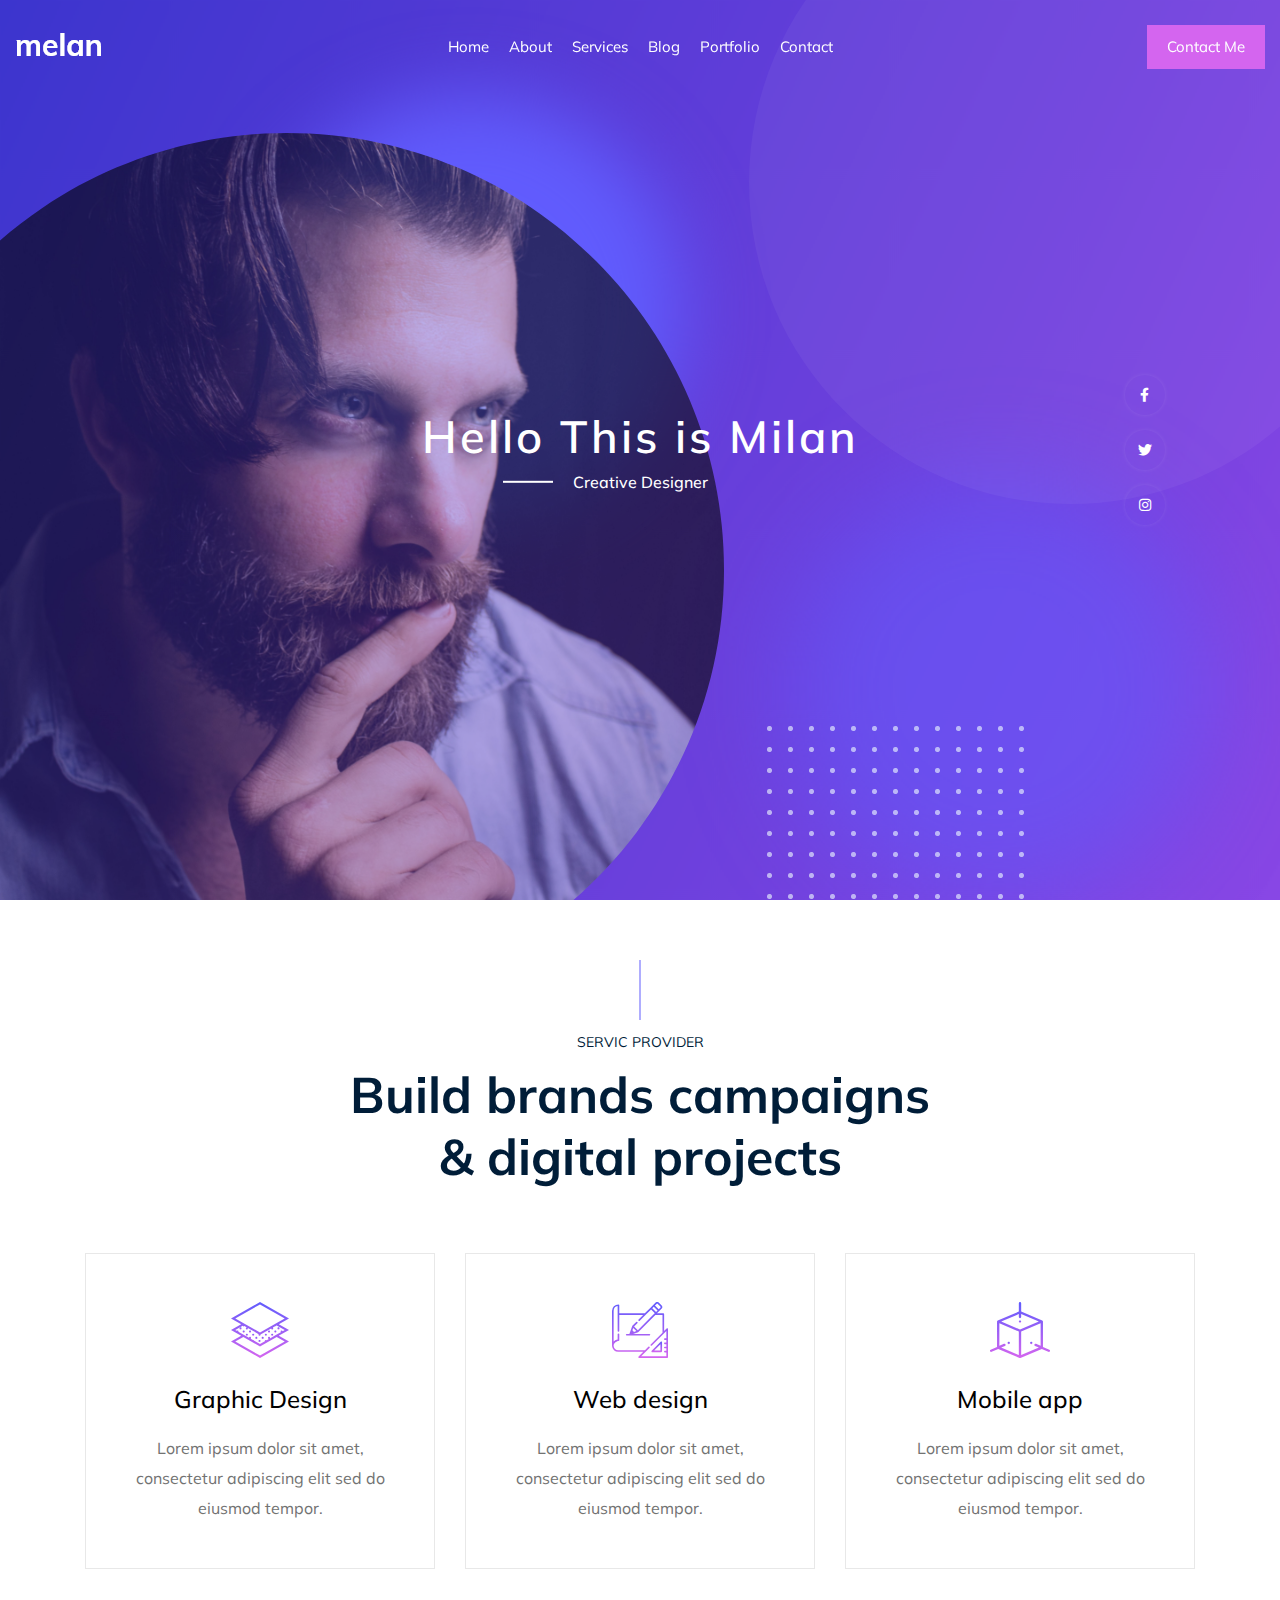
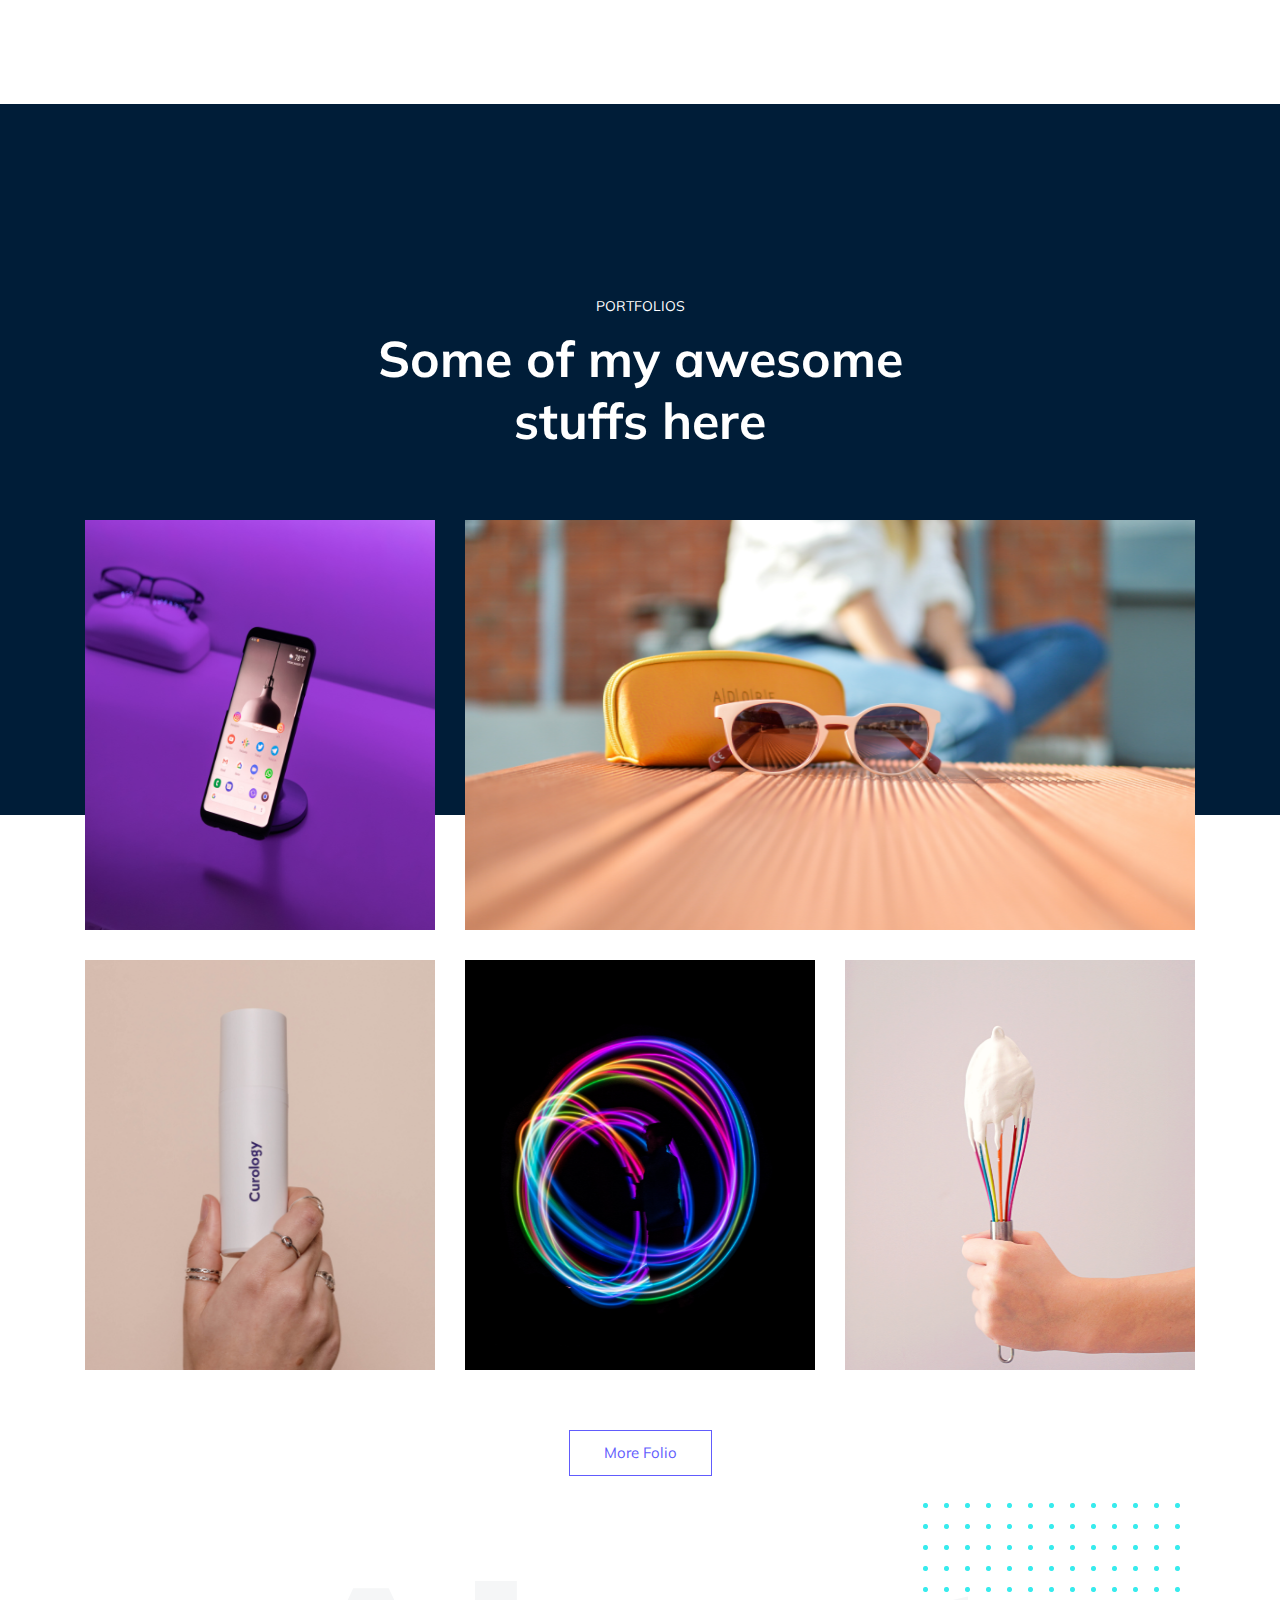
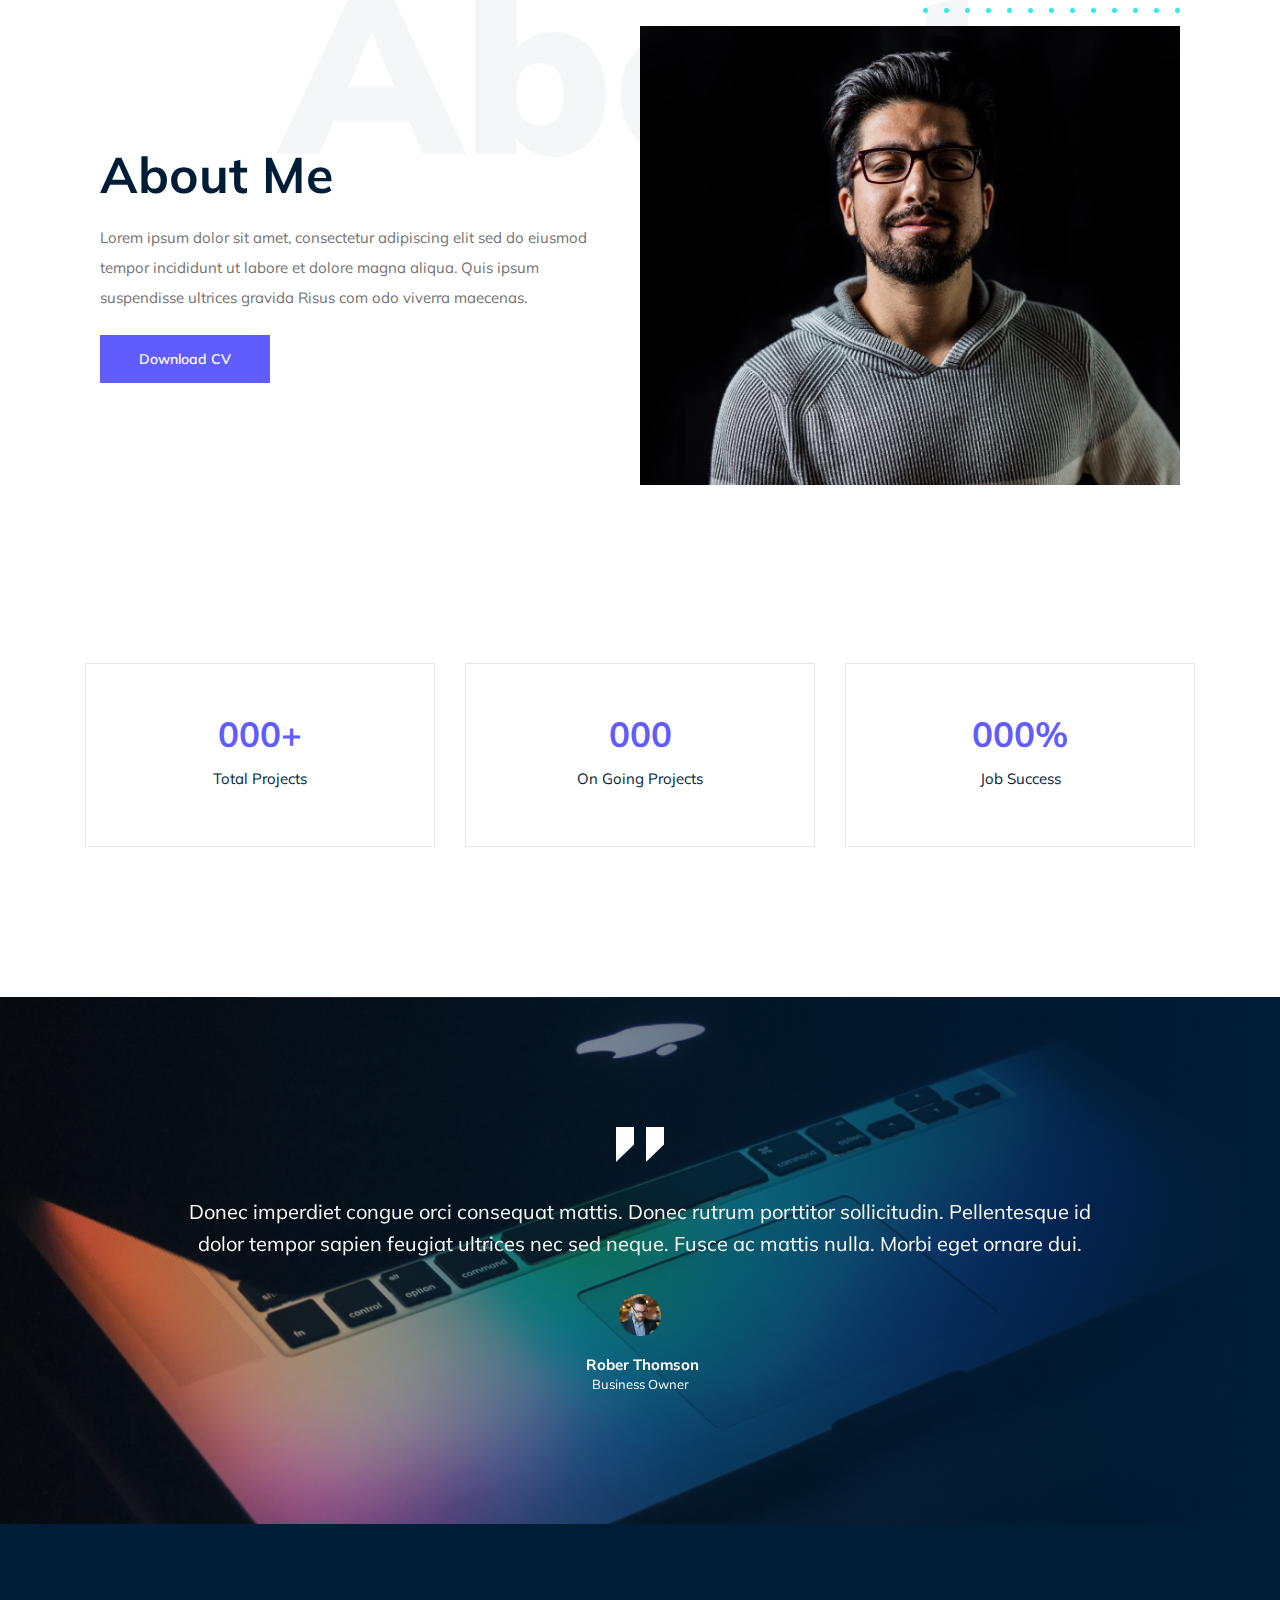
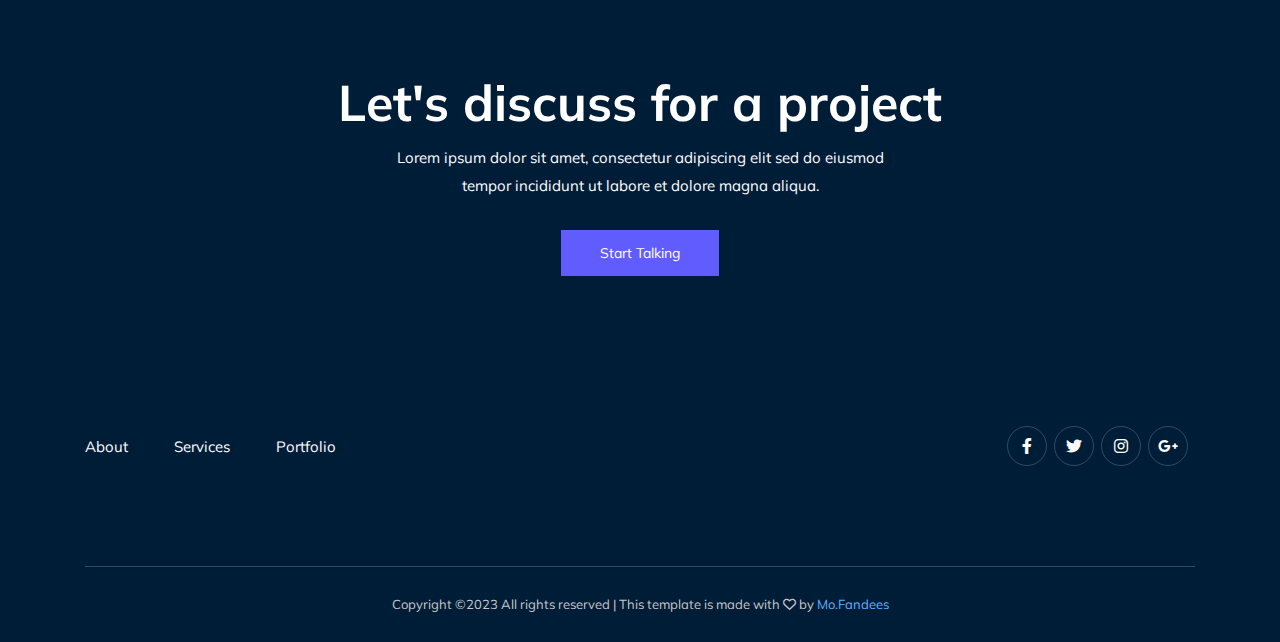
<file: index.html>
<!DOCTYPE html>
<html lang="en">
  <head>
    <meta charset="UTF-8" />
    <meta http-equiv="X-UA-Compatible" content="IE=edge" />
    <meta name="viewport" content="width=device-width, initial-scale=1.0" />
    <title>Melan</title>
    <!-- css stylesheet -->
    <link rel="stylesheet" href="css/normalize.css" />
    <link rel="stylesheet" href="css/all.min.css" />
    <link rel="stylesheet" href="css/home.css">
    <link rel="stylesheet" href="css/master.css" />
    <!-- Link Swiper's CSS -->
    <link
      rel="stylesheet"
      href="https://cdn.jsdelivr.net/npm/swiper@9/swiper-bundle.min.css"
    />
    <!-- google fonts -->
    <link rel="preconnect" href="https://fonts.googleapis.com" />
    <link rel="preconnect" href="https://fonts.gstatic.com" crossorigin />
    <link
      href="https://fonts.googleapis.com/css2?family=Mulish:wght@200;300;400;500;600;700;800;900;1000&display=swap"
      rel="stylesheet"
    />
  </head>
  <body>
    <header id="navbar">
      <nav>
        <div class="logo"><img src="img/logo.png" alt="" /></div>
        <i class="fa-solid fa-bars" id="bar"></i>
        <div class="middle" id="links">
                   <ul>
            <li><a href="index.html">Home</a></li>
            <li><a href="about.html">About</a></li>
            <li><a href="services.html">Services</a></li>
            <li><a href="blog.html">Blog</a></li>
            <li><a href="portfolio.html">Portfolio</a></li>
            <li><a href="contact.html">Contact</a></li>
          </ul>
        </div>
        <div class="button"><a href="contact.html">Contact Me</a></div>
      </nav>
    </header>
    <section class="banner">
      <ul class="social">
        <li>
          <a href=""><i class="fa-brands fa-facebook-f"></i></a>
        </li>
        <li>
          <a href=""><i class="fa-brands fa-twitter"></i></a>
        </li>
        <li>
          <a href=""><i class="fa-brands fa-instagram"></i></a>
        </li>
      </ul>
      <img src="img/banner/grid.png" alt="grid" class="grid" />
      <div class="content">
        <h3>Hello This is Milan</h3>
        <span>Creative Designer</span>
      </div>
    </section>
    <section class="services">
      <div class="container">
        <div class="title">
          <span>servic provider</span>
          <h3>
            Build brands campaigns <br />
            & digital projects
          </h3>
        </div>
        <div class="services-items">
          <div class="item">
            <div class="icon">
              <img src="img/svg_icon/1.svg" alt="SVG" />
            </div>
            <h3>Graphic Design</h3>
            <p>
              Lorem ipsum dolor sit amet, consectetur adipiscing elit sed do
              eiusmod tempor.
            </p>
          </div>
          <div class="item">
            <div class="icon">
              <img src="img/svg_icon/2.svg" alt="SVG" />
            </div>
            <h3>Web design</h3>
            <p>
              Lorem ipsum dolor sit amet, consectetur adipiscing elit sed do
              eiusmod tempor.
            </p>
          </div>
          <div class="item">
            <div class="icon">
              <img src="img/svg_icon/3.svg" alt="SVG" />
            </div>
            <h3>Mobile app</h3>
            <p>
              Lorem ipsum dolor sit amet, consectetur adipiscing elit sed do
              eiusmod tempor.
            </p>
          </div>
        </div>
      </div>
    </section>
    <section class="portfolio">
      <div class="container">
        <div class="title">
          <span>portfolios</span>
          <h3>
            Some of my awesome <br />
            stuffs here
          </h3>
        </div>
      </div>
    </section>
    <section class="portfolio-image-area">
      <div class="container">
        <div class="images">
          <div class="image">
            <img src="img/portfolio/1.png" alt="img-one" />
          </div>
          <div class="image">
            <img src="img/portfolio/2.png" alt="img-two" />
          </div>
          <div class="image">
            <img src="img/portfolio/3.png" alt="img-three" />
          </div>
          <div class="image">
            <img src="img/portfolio/4.png" alt="img-five" />
          </div>
          <div class="image">
            <img src="img/portfolio/5.png" alt="img-four" />
          </div>
        </div>
        <div class="more-imgs"><a href="">More Folio</a></div>
      </div>
    </section>
    <section class="about">
      <div class="container">
        <div class="back-title">About</div>
        <div class="col text">
          <h3>About Me</h3>
          <p>
            Lorem ipsum dolor sit amet, consectetur adipiscing elit sed do
            eiusmod tempor incididunt ut labore et dolore magna aliqua. Quis
            ipsum suspendisse ultrices gravida Risus com odo viverra maecenas.
          </p>
          <a href="">Download CV</a>
        </div>
        <div class="col">
          <div class="image">
            <img src="img/about/about.png" alt="About" />
          </div>
        </div>
      </div>
    </section>
    <section class="works">
      <div class="container">
        <div class="works-items">
          <div class="item">
            <div class="number">
              <span class="counter" data-val="520">000</span><span>+</span>
            </div>
            <p>Total Projects</p>
          </div>
          <div class="item">
            <div class="number">
              <span class="counter" data-val="244">000</span>
            </div>
            <p>On Going Projects</p>
          </div>
          <div class="item">
            <div class="number">
              <span class="counter" data-val="95">000</span><span>%</span>
            </div>
            <p>Job Success</p>
          </div>
        </div>
      </div>
    </section>
    <section class="testmonial">
      <div class="container swiper mySwiper">
        <div class="items swiper-wrapper">
          <div class="item swiper-slide">
            <div class="quote">
              <img src="img/testmonial/quote.svg" alt="" />
            </div>
            <p>
              Donec imperdiet congue orci consequat mattis. Donec rutrum
              porttitor sollicitudin. Pellentesque id <br />
              dolor tempor sapien feugiat ultrices nec sed neque. Fusce ac
              mattis nulla. Morbi eget ornare dui.
            </p>
            <div class="author">
              <div class="details">
                <img src="img/testmonial/1.png" alt="" />
                <div class="text">
                  <h3>Rober Thomson</h3>
                  <span>Business Owner</span>
                </div>
              </div>
            </div>
          </div>
          <div class="item swiper-slide">
            <div class="quote">
              <img src="img/testmonial/quote.svg" alt="" />
            </div>
            <p>
              Donec imperdiet congue orci consequat mattis. Donec rutrum
              porttitor sollicitudin. Pellentesque id <br />
              dolor tempor sapien feugiat ultrices nec sed neque. Fusce ac
              mattis nulla. Morbi eget ornare dui.
            </p>
            <div class="author">
              <div class="details">
                <img src="img/comment/comment_1.png" alt="" />
                <div class="text">
                  <h3>Christopher Brown</h3>
                  <span>UX Designer </span>
                </div>
              </div>
            </div>
          </div>
          <div class="item swiper-slide">
            <div class="quote">
              <img src="img/testmonial/quote.svg" alt="" />
            </div>
            <p>
              Donec imperdiet congue orci consequat mattis. Donec rutrum
              porttitor sollicitudin. Pellentesque id <br />
              dolor tempor sapien feugiat ultrices nec sed neque. Fusce ac
              mattis nulla. Morbi eget ornare dui.
            </p>
            <div class="author">
              <div class="details">
                <img src="img/comment/comment_2.png" alt="" />
                <div class="text">
                  <h3>Brandon Lee</h3>
                  <span>Motion Designer</span>
                </div>
              </div>
            </div>
          </div>
          <div class="item swiper-slide">
            <div class="quote">
              <img src="img/testmonial/quote.svg" alt="" />
            </div>
            <p>
              Donec imperdiet congue orci consequat mattis. Donec rutrum
              porttitor sollicitudin. Pellentesque id <br />
              dolor tempor sapien feugiat ultrices nec sed neque. Fusce ac
              mattis nulla. Morbi eget ornare dui.
            </p>
            <div class="author">
              <div class="details">
                <img src="img/comment/comment_3.png" alt="" />
                <div class="text">
                  <h3>Matthew Wright</h3>
                  <span>Graphic Designer</span>
                </div>
              </div>
            </div>
          </div>
        </div>
      </div>
    </section>
    <section class="descuss">
      <div class="container">
        <h3>Let's discuss for a project</h3>
        <p>
          Lorem ipsum dolor sit amet, consectetur adipiscing elit sed do eiusmod
          <br />
          tempor incididunt ut labore et dolore magna aliqua.
        </p>
        <a class="primary-button fill" href="">Start Talking</a>
      </div>
    </section>
    <footer>
      <div class="container">
        <div class="top">
          <ul>
            <li><a href="about.html">About</a></li>
            <li><a href="services.html">Services</a></li>
            <li><a href="portfolio.html">Portfolio</a></li>
          </ul>
          <ul>
            <li>
              <a href=""><i class="fa-brands fa-facebook-f"></i></a>
            </li>
            <li>
              <a href=""><i class="fa-brands fa-twitter"></i></a>
            </li>
            <li>
              <a href=""><i class="fa-brands fa-instagram"></i></a>
            </li>
            <li>
              <a href=""><i class="fa-brands fa-google-plus-g"></i></a>
            </li>
          </ul>
        </div>
        <div class="bottom">
          Copyright &copy;2023 All rights reserved | This template is made with
          <i class="fa-regular fa-heart"></i> by
          <a href="https://mohammed-fandees.vercel.app" target="_blank">
            Mo.Fandees
          </a>
        </div>
      </div>
    </footer>
    <!-- Swiper JS -->
    <script src="https://cdn.jsdelivr.net/npm/swiper@9/swiper-bundle.min.js"></script>
    <script src="js/swiper.js"></script>
    <script src="js/counter.js"></script>
    <script src="js/master.js"></script>
  </body>
</html>
</file>
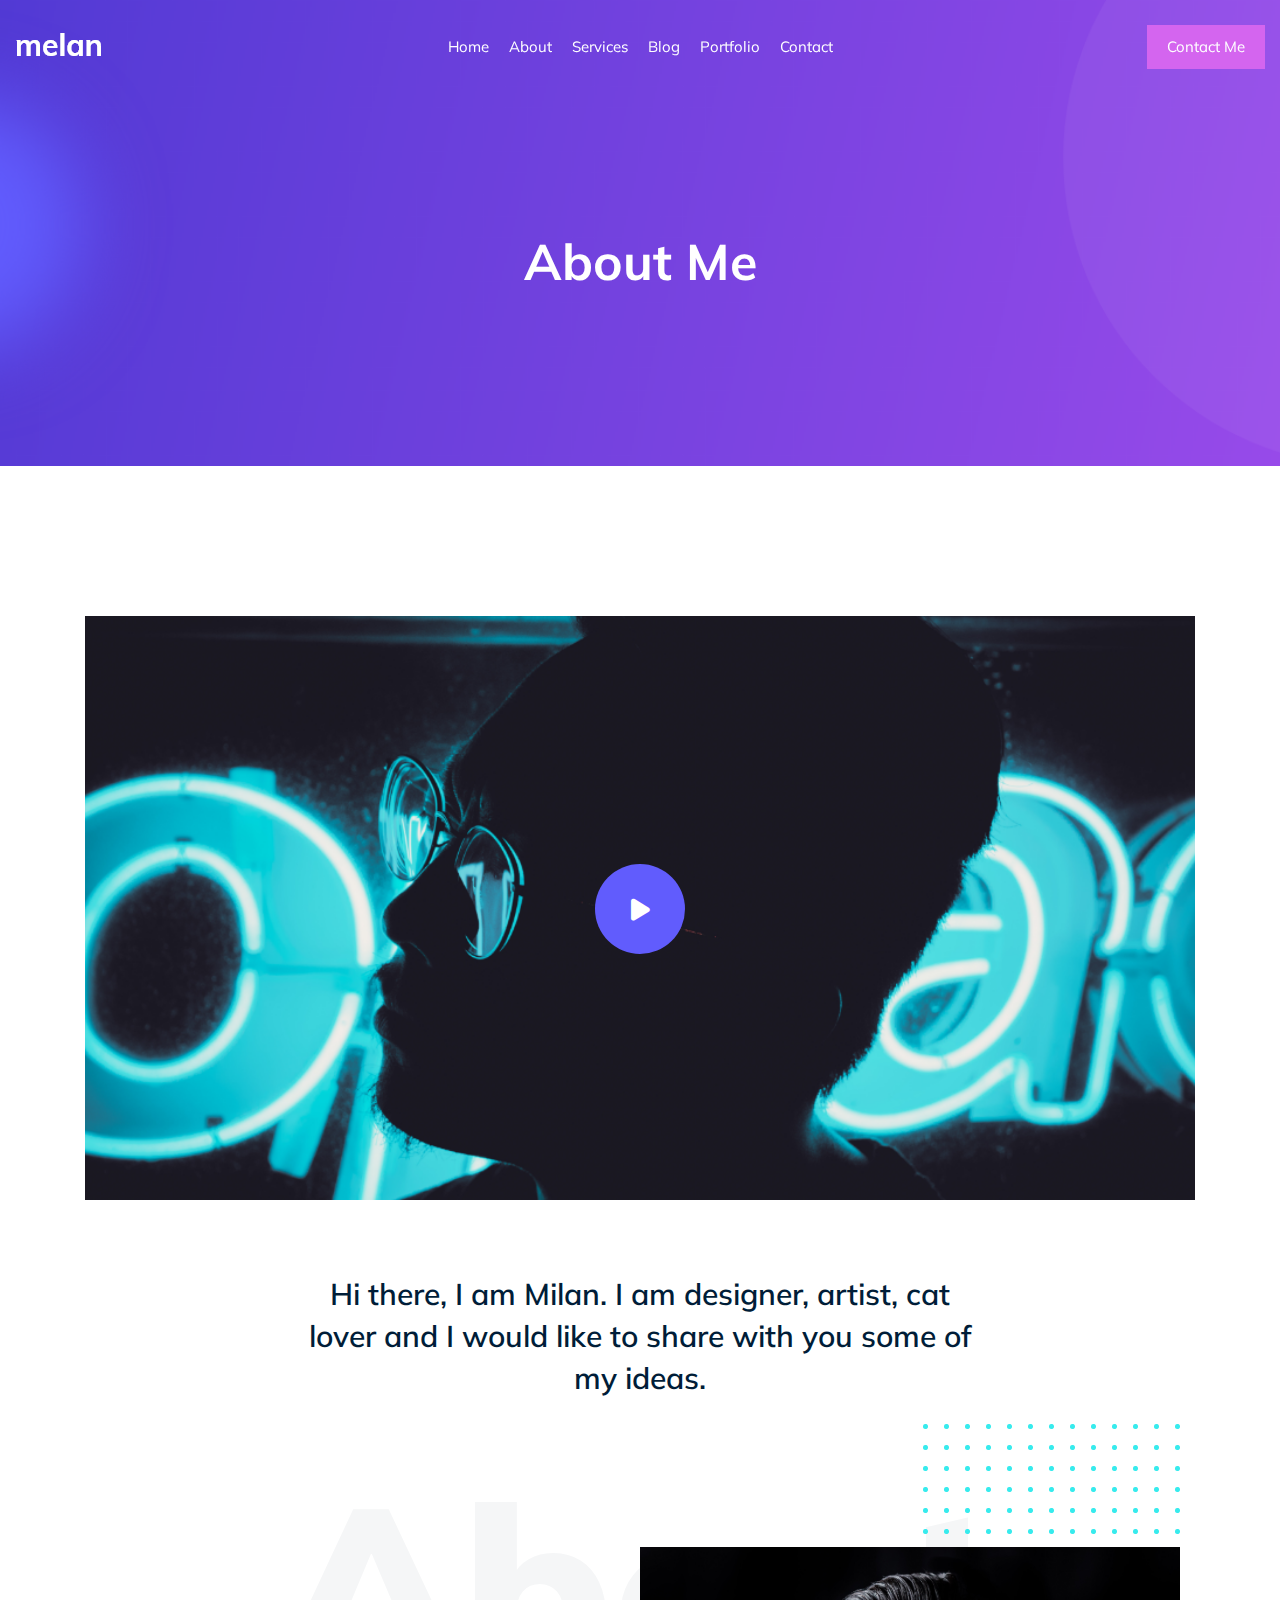
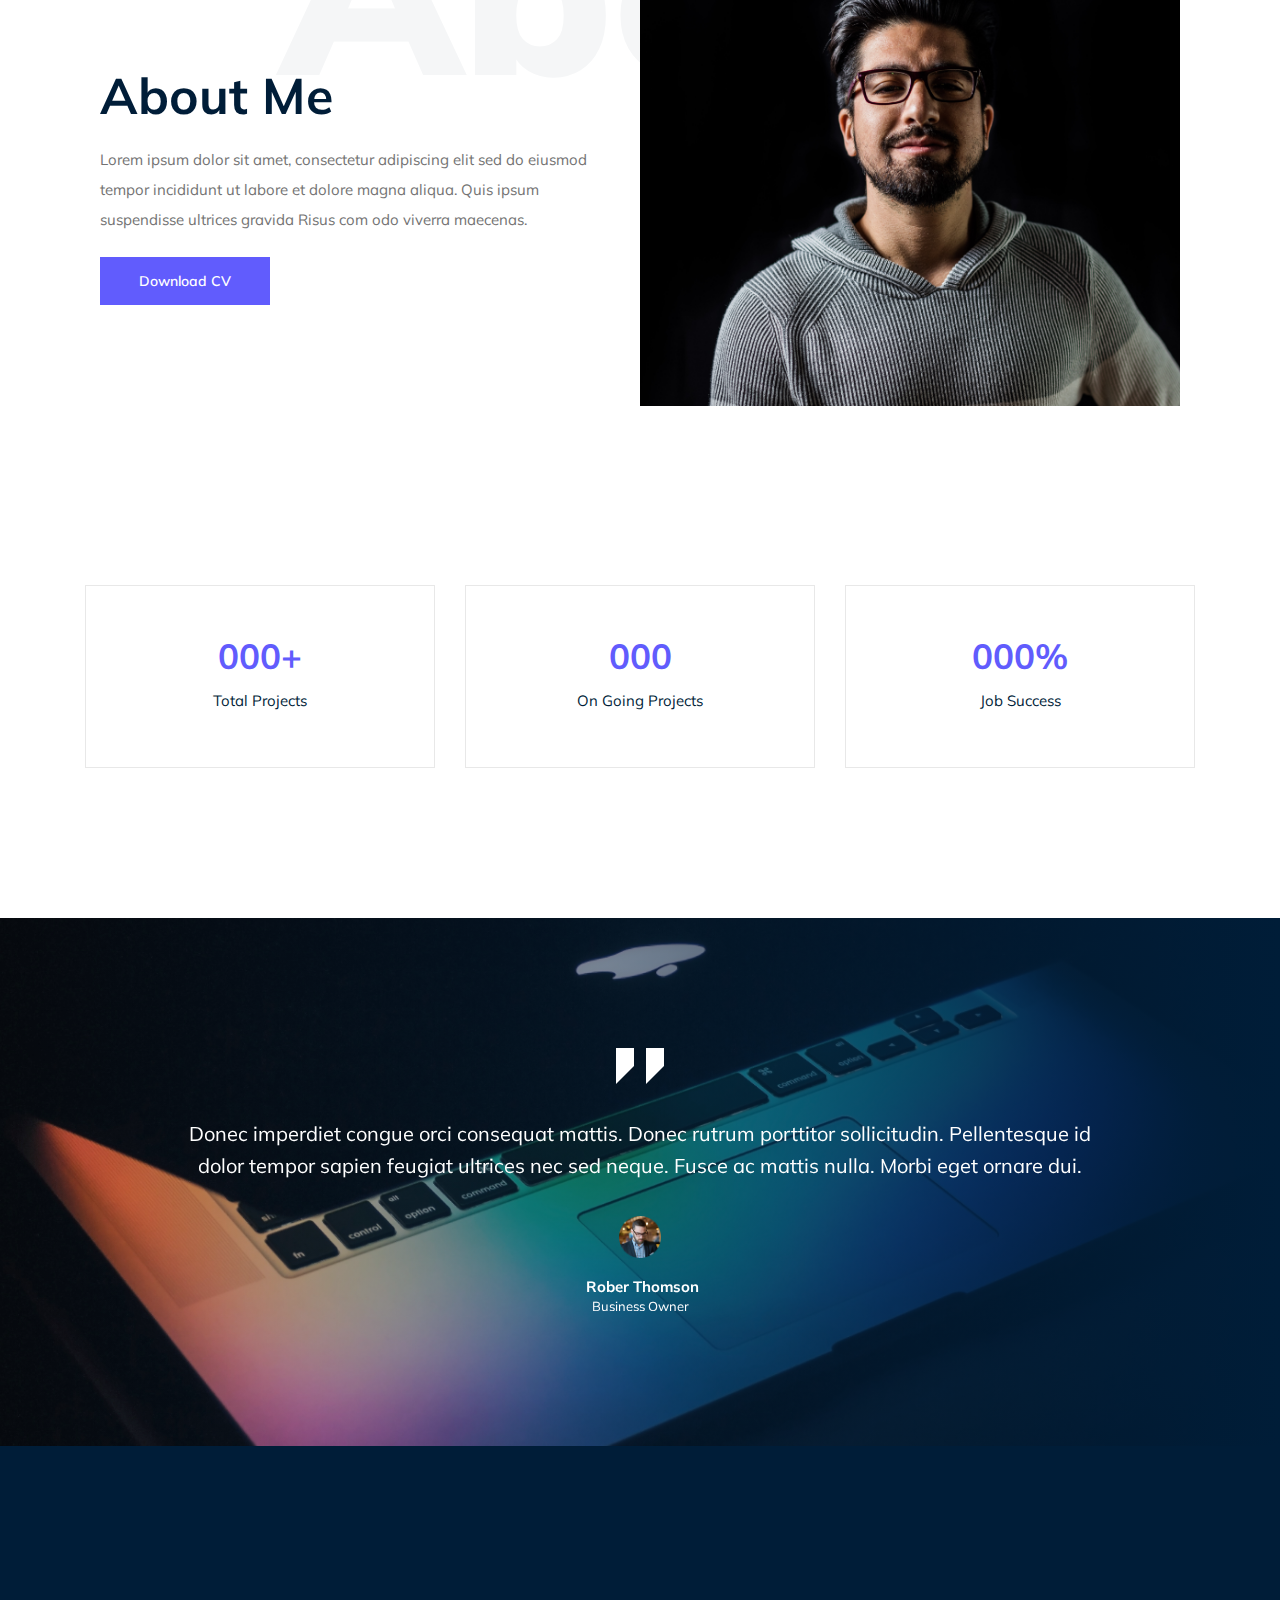
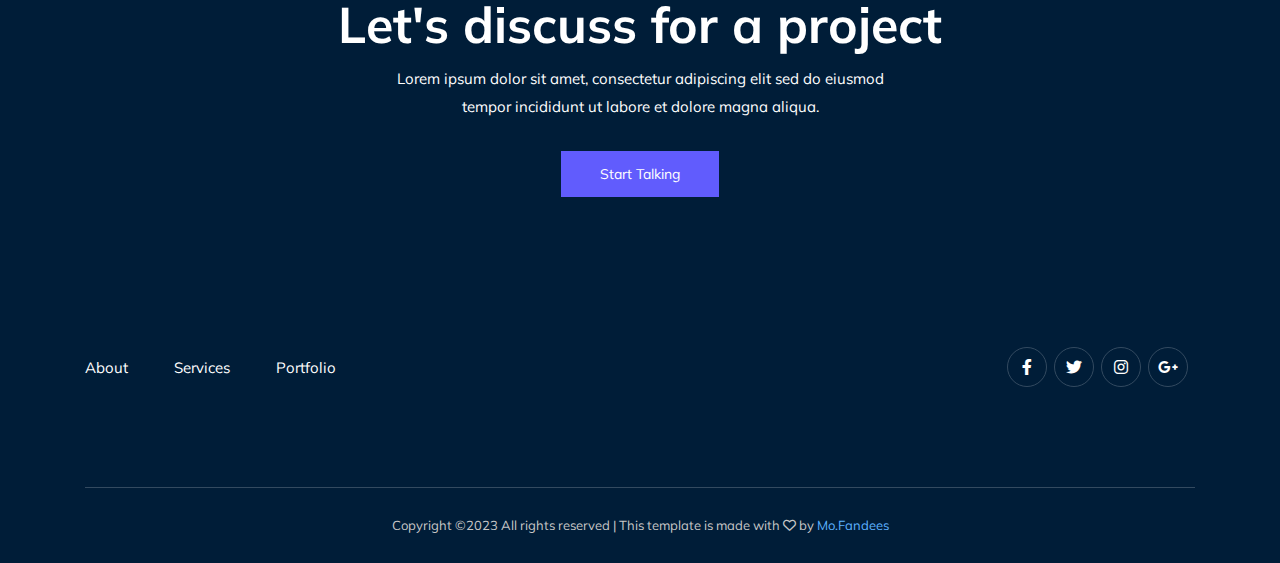
<file: about.html>
<!DOCTYPE html>
<html lang="en">
  <head>
    <meta charset="UTF-8" />
    <meta http-equiv="X-UA-Compatible" content="IE=edge" />
    <meta name="viewport" content="width=device-width, initial-scale=1.0" />
    <title>Melan</title>
    <!-- css stylesheet -->
    <link rel="stylesheet" href="css/normalize.css" />
    <link rel="stylesheet" href="css/all.min.css" />
    <link rel="stylesheet" href="css/master.css" />
    <link rel="stylesheet" href="css/about.css" />
    <!-- Link Swiper's CSS -->
    <link
      rel="stylesheet"
      href="https://cdn.jsdelivr.net/npm/swiper@9/swiper-bundle.min.css"
    />
    <!-- google fonts -->
    <link rel="preconnect" href="https://fonts.googleapis.com" />
    <link rel="preconnect" href="https://fonts.gstatic.com" crossorigin />
    <link
      href="https://fonts.googleapis.com/css2?family=Mulish:wght@200;300;400;500;600;700;800;900;1000&display=swap"
      rel="stylesheet"
    />
  </head>
  <body>
    <header id="navbar">
      <nav>
        <div class="logo"><img src="img/logo.png" alt="" /></div>
        <i class="fa-solid fa-bars" id="bar"></i>
        <div class="middle" id="links">
                   <ul>
            <li><a href="index.html">Home</a></li>
            <li><a href="about.html">About</a></li>
            <li><a href="services.html">Services</a></li>
            <li><a href="blog.html">Blog</a></li>
            <li><a href="portfolio.html">Portfolio</a></li>
            <li><a href="contact.html">Contact</a></li>
          </ul>
        </div>
        <div class="button"><a href="contact.html">Contact Me</a></div>
      </nav>
    </header>
    <section class="interface">
      <h3>About Me</h3>
    </section>
    <section class="video-area">
      <div class="container">
        <div class="video">
          <img src="img/video/video_bg.png" alt="Youtube">
          <div class="play-icon">
            <a href="youtube-vide"><i class="fa-solid fa-play"></i></a>
          </div>
        </div>
        <p>
          Hi there, I am Milan. I am designer, artist, cat <br />
          lover and I would like to share with you some of <br />
          my ideas.
        </p>
      </div>
    </section>
    <section class="about">
      <div class="container">
        <div class="back-title">About</div>
        <div class="col text">
          <h3>About Me</h3>
          <p>
            Lorem ipsum dolor sit amet, consectetur adipiscing elit sed do
            eiusmod tempor incididunt ut labore et dolore magna aliqua. Quis
            ipsum suspendisse ultrices gravida Risus com odo viverra maecenas.
          </p>
          <a href="">Download CV</a>
        </div>
        <div class="col">
          <div class="image">
            <img src="img/about/about.png" alt="About" />
          </div>
        </div>
      </div>
    </section>
    <section class="works">
      <div class="container">
        <div class="works-items">
          <div class="item">
            <div class="number">
              <span class="counter" data-val="520">000</span><span>+</span>
            </div>
            <p>Total Projects</p>
          </div>
          <div class="item">
            <div class="number">
              <span class="counter" data-val="244">000</span>
            </div>
            <p>On Going Projects</p>
          </div>
          <div class="item">
            <div class="number">
              <span class="counter" data-val="95">000</span><span>%</span>
            </div>
            <p>Job Success</p>
          </div>
        </div>
      </div>
    </section>
    <section class="testmonial">
      <div class="container swiper mySwiper">
        <div class="items swiper-wrapper">
          <div class="item swiper-slide">
            <div class="quote">
              <img src="img/testmonial/quote.svg" alt="" />
            </div>
            <p>
              Donec imperdiet congue orci consequat mattis. Donec rutrum
              porttitor sollicitudin. Pellentesque id <br />
              dolor tempor sapien feugiat ultrices nec sed neque. Fusce ac
              mattis nulla. Morbi eget ornare dui.
            </p>
            <div class="author">
              <div class="details">
                <img src="img/testmonial/1.png" alt="" />
                <div class="text">
                  <h3>Rober Thomson</h3>
                  <span>Business Owner</span>
                </div>
              </div>
            </div>
          </div>
          <div class="item swiper-slide">
            <div class="quote">
              <img src="img/testmonial/quote.svg" alt="" />
            </div>
            <p>
              Donec imperdiet congue orci consequat mattis. Donec rutrum
              porttitor sollicitudin. Pellentesque id <br />
              dolor tempor sapien feugiat ultrices nec sed neque. Fusce ac
              mattis nulla. Morbi eget ornare dui.
            </p>
            <div class="author">
              <div class="details">
                <img src="img/comment/comment_1.png" alt="" />
                <div class="text">
                  <h3>Christopher Brown</h3>
                  <span>UX Designer </span>
                </div>
              </div>
            </div>
          </div>
          <div class="item swiper-slide">
            <div class="quote">
              <img src="img/testmonial/quote.svg" alt="" />
            </div>
            <p>
              Donec imperdiet congue orci consequat mattis. Donec rutrum
              porttitor sollicitudin. Pellentesque id <br />
              dolor tempor sapien feugiat ultrices nec sed neque. Fusce ac
              mattis nulla. Morbi eget ornare dui.
            </p>
            <div class="author">
              <div class="details">
                <img src="img/comment/comment_2.png" alt="" />
                <div class="text">
                  <h3>Brandon Lee</h3>
                  <span>Motion Designer</span>
                </div>
              </div>
            </div>
          </div>
          <div class="item swiper-slide">
            <div class="quote">
              <img src="img/testmonial/quote.svg" alt="" />
            </div>
            <p>
              Donec imperdiet congue orci consequat mattis. Donec rutrum
              porttitor sollicitudin. Pellentesque id <br />
              dolor tempor sapien feugiat ultrices nec sed neque. Fusce ac
              mattis nulla. Morbi eget ornare dui.
            </p>
            <div class="author">
              <div class="details">
                <img src="img/comment/comment_3.png" alt="" />
                <div class="text">
                  <h3>Matthew Wright</h3>
                  <span>Graphic Designer</span>
                </div>
              </div>
            </div>
          </div>
        </div>
      </div>
    </section>
    <section class="descuss">
      <div class="container">
        <h3>Let's discuss for a project</h3>
        <p>
          Lorem ipsum dolor sit amet, consectetur adipiscing elit sed do eiusmod
          <br />
          tempor incididunt ut labore et dolore magna aliqua.
        </p>
        <a class="primary-button fill" href="">Start Talking</a>
      </div>
    </section>
    <footer>
      <div class="container">
        <div class="top">
          <ul>
            <li><a href="about.html">About</a></li>
            <li><a href="services.html">Services</a></li>
            <li><a href="portfolio.html">Portfolio</a></li>
          </ul>
          <ul>
            <li>
              <a href=""><i class="fa-brands fa-facebook-f"></i></a>
            </li>
            <li>
              <a href=""><i class="fa-brands fa-twitter"></i></a>
            </li>
            <li>
              <a href=""><i class="fa-brands fa-instagram"></i></a>
            </li>
            <li>
              <a href=""><i class="fa-brands fa-google-plus-g"></i></a>
            </li>
          </ul>
        </div>
        <div class="bottom">
          Copyright &copy;2023 All rights reserved | This template is made with
          <i class="fa-regular fa-heart"></i> by
          <a href="https://mohammed-fandees.vercel.app" target="_blank">
            Mo.Fandees
          </a>
        </div>
      </div>
    </footer>
    <!-- Swiper JS -->
    <script src="https://cdn.jsdelivr.net/npm/swiper@9/swiper-bundle.min.js"></script>
    <script src="js/swiper.js"></script>
    <script src="js/counter.js"></script>
    <script src="js/master.js"></script>
  </body>
</html>
</file>
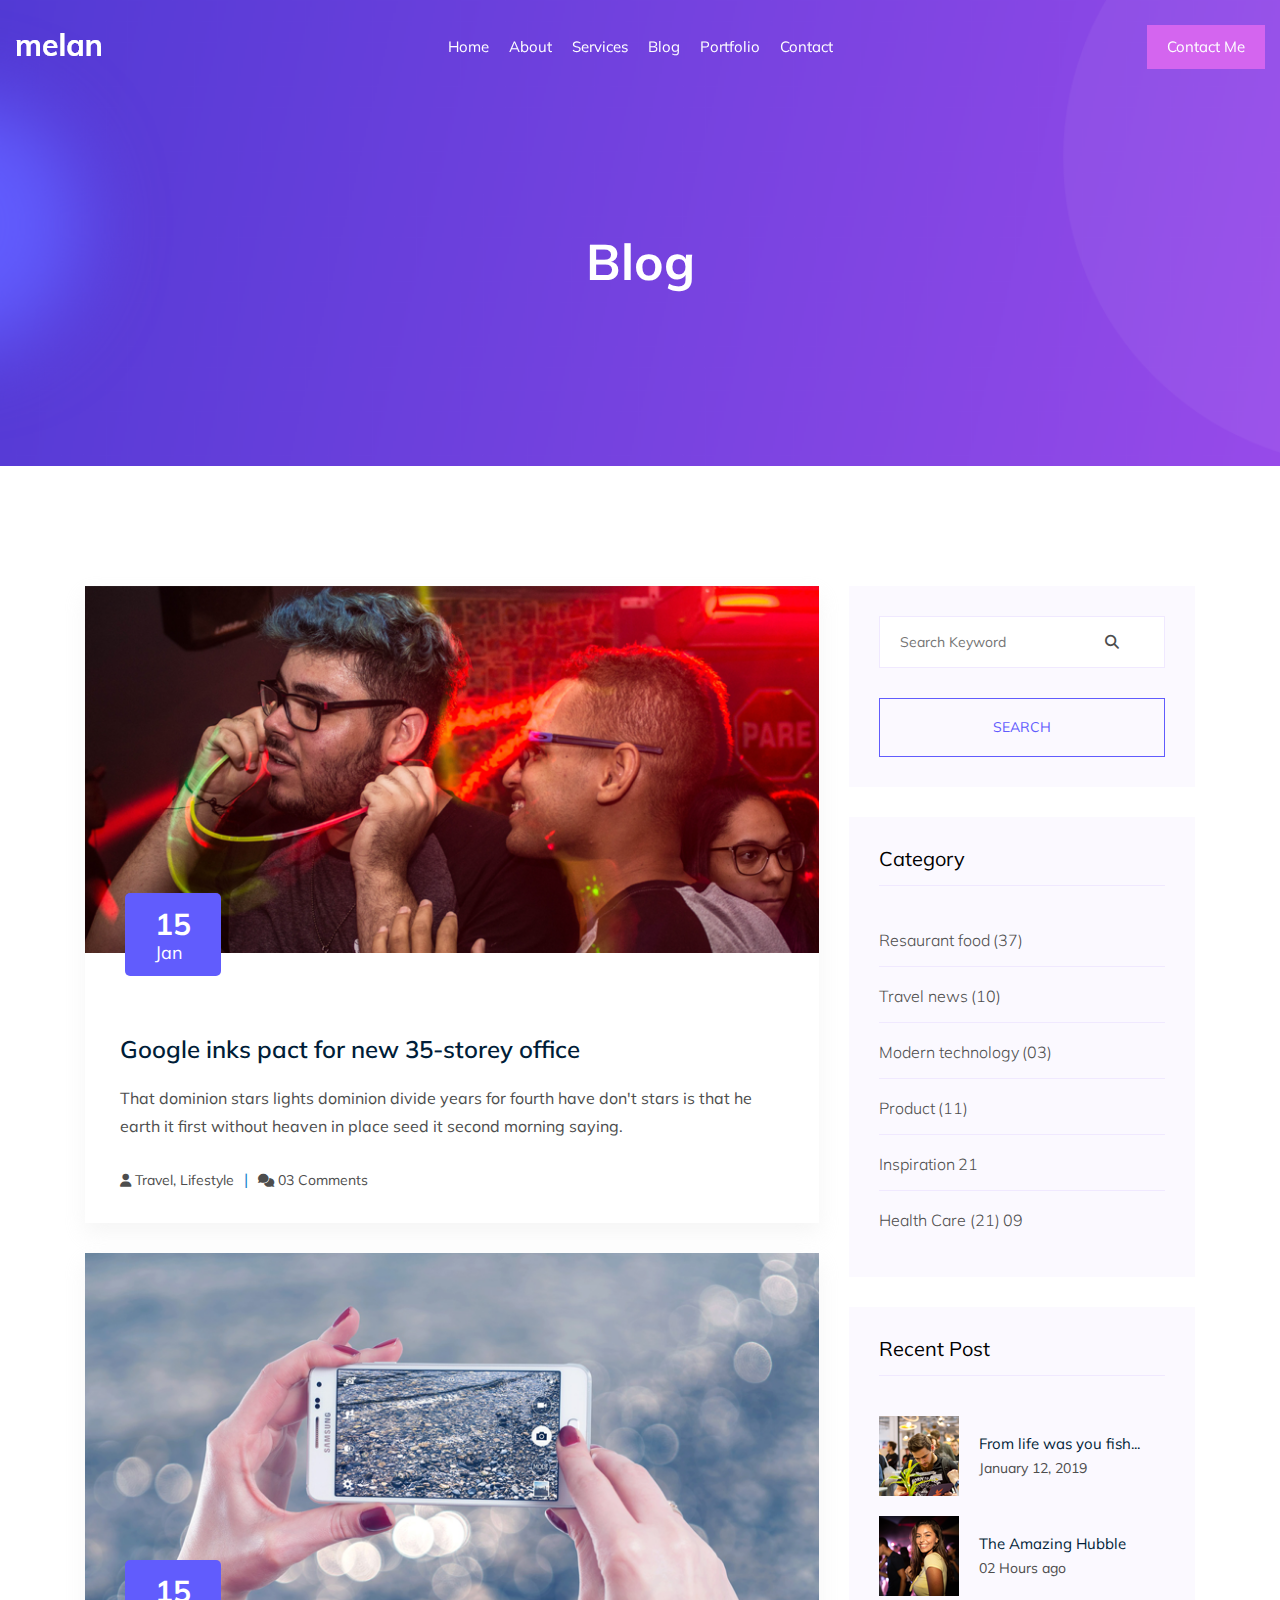
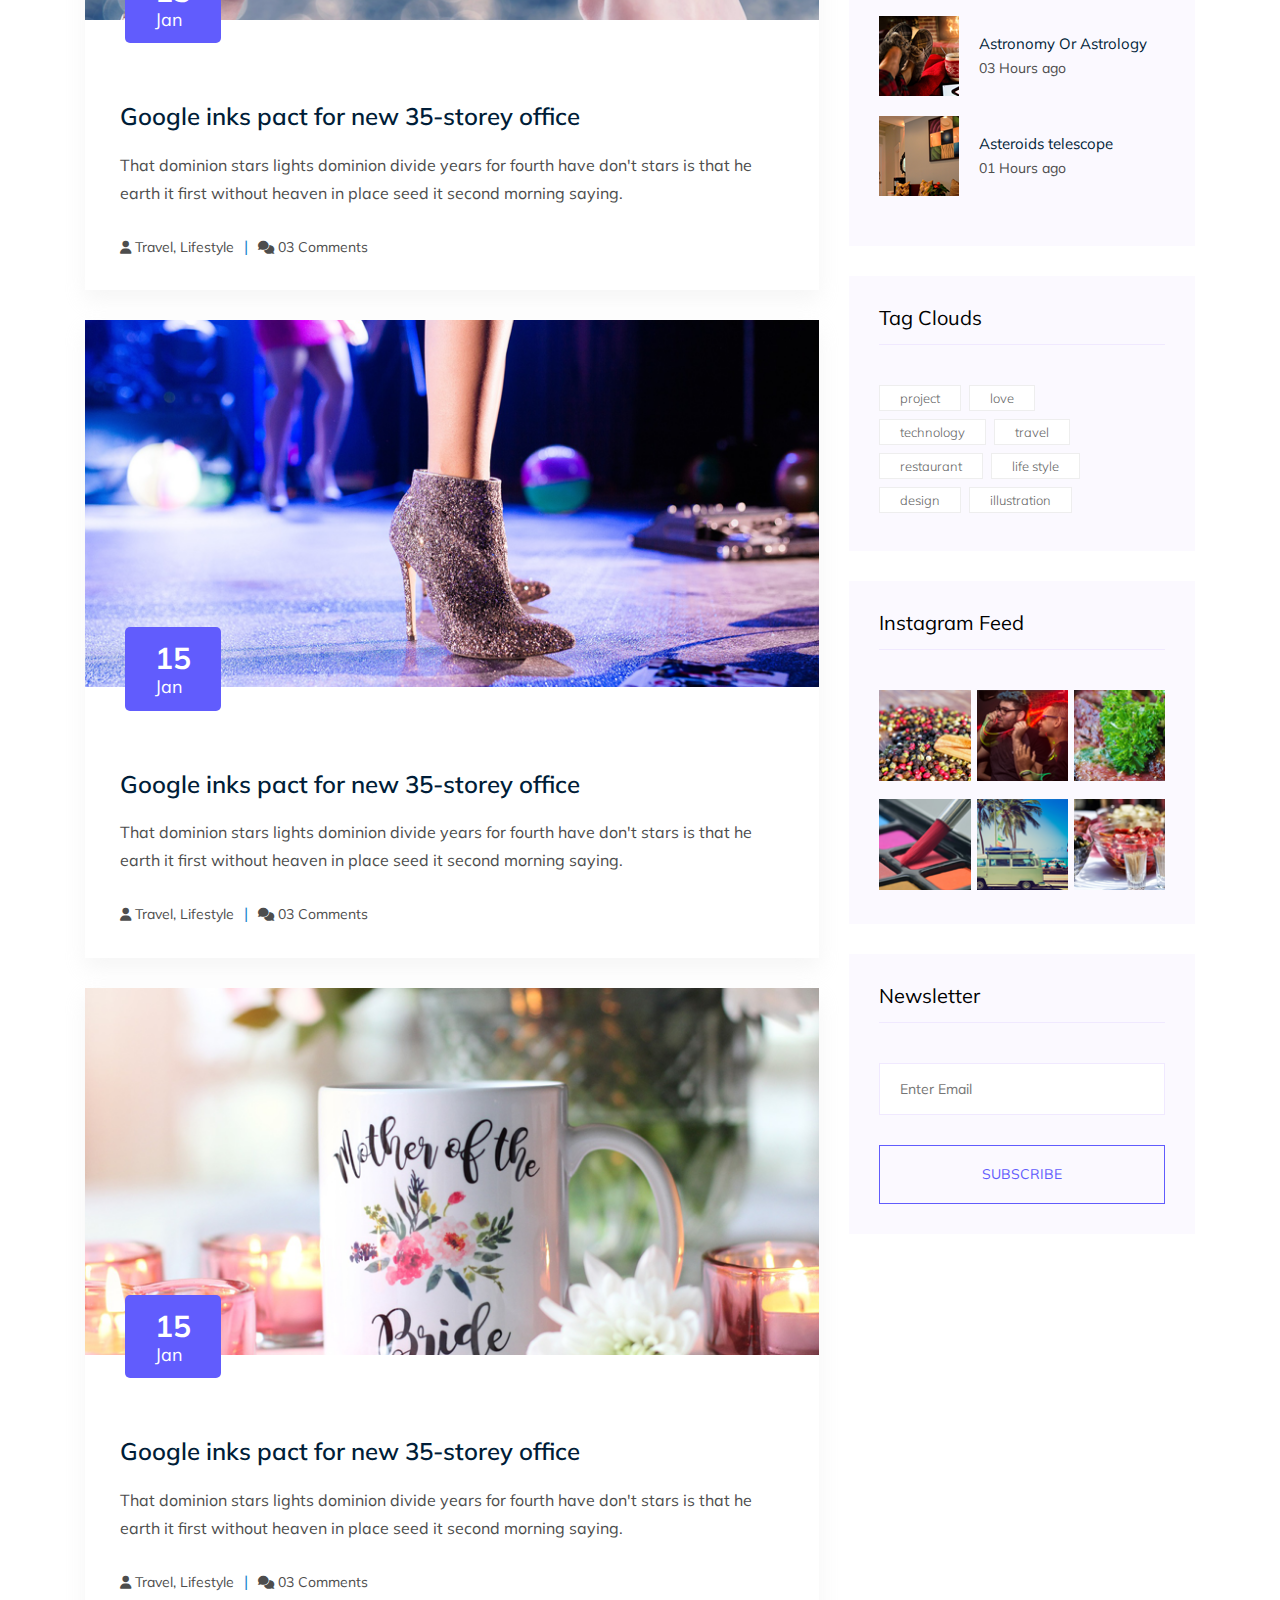
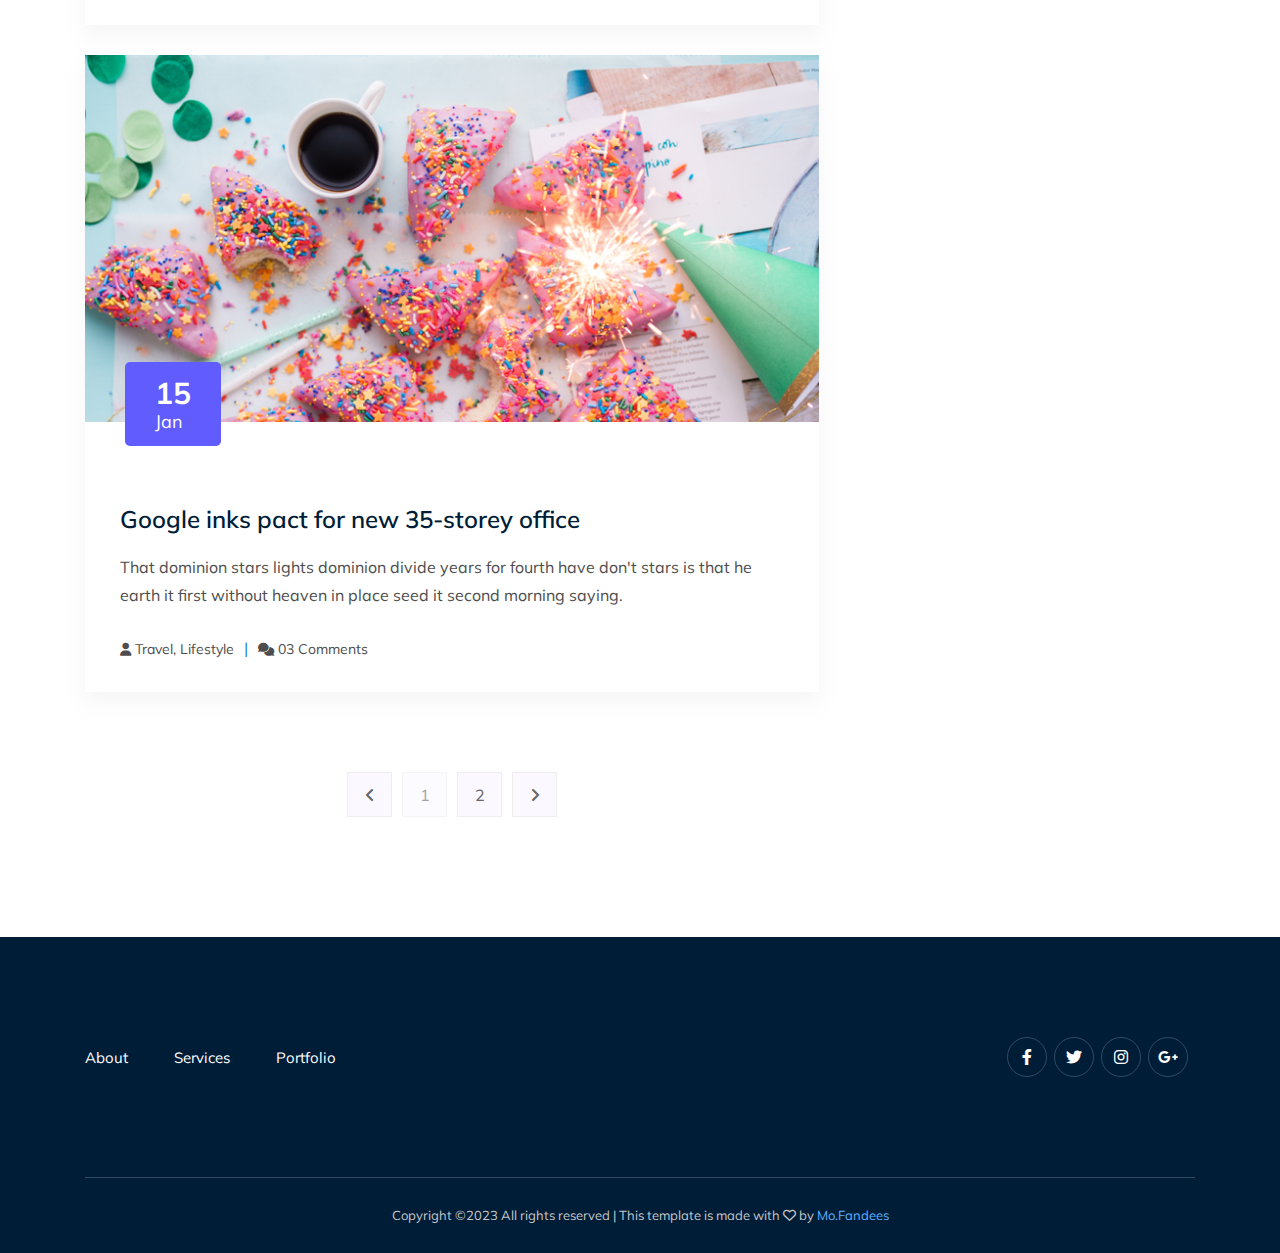
<file: blog.html>
<!DOCTYPE html>
<html lang="en">
  <head>
    <meta charset="UTF-8" />
    <meta http-equiv="X-UA-Compatible" content="IE=edge" />
    <meta name="viewport" content="width=device-width, initial-scale=1.0" />
    <title>Melan</title>
    <!-- css stylesheet -->
    <link rel="stylesheet" href="css/normalize.css" />
    <link rel="stylesheet" href="css/all.min.css" />
    <link rel="stylesheet" href="css/master.css" />
    <link rel="stylesheet" href="css/blog.css" />
    <!-- Link Swiper's CSS -->
    <link
      rel="stylesheet"
      href="https://cdn.jsdelivr.net/npm/swiper@9/swiper-bundle.min.css"
    />
    <!-- google fonts -->
    <link rel="preconnect" href="https://fonts.googleapis.com" />
    <link rel="preconnect" href="https://fonts.gstatic.com" crossorigin />
    <link
      href="https://fonts.googleapis.com/css2?family=Mulish:wght@200;300;400;500;600;700;800;900;1000&display=swap"
      rel="stylesheet"
    />
  </head>
  <body>
    <header id="navbar">
      <nav>
        <div class="logo"><img src="img/logo.png" alt="" /></div>
        <i class="fa-solid fa-bars" id="bar"></i>
        <div class="middle" id="links">
          <ul>
            <li><a href="index.html">Home</a></li>
            <li><a href="about.html">About</a></li>
            <li><a href="services.html">Services</a></li>
            <li><a href="blog.html">Blog</a></li>
            <li><a href="portfolio.html">Portfolio</a></li>
            <li><a href="contact.html">Contact</a></li>
          </ul>
        </div>
        <div class="button"><a href="contact.html">Contact Me</a></div>
      </nav>
    </header>
    <section class="interface">
      <h3>Blog</h3>
    </section>
    <section class="blog-area">
      <div class="container">
        <div class="articles">
          <article>
            <div class="image">
              <img src="img/blog/single_blog_1.png" alt="" />
              <div class="date">
                <h3>15</h3>
                <p>Jan</p>
              </div>
            </div>
            <div class="blog-details">
              <h2>
                <a href="single-blog.html"
                  >Google inks pact for new 35-storey office</a
                >
              </h2>
              <p>
                That dominion stars lights dominion divide years for fourth have
                don't stars is that he earth it first without heaven in place
                seed it second morning saying.
              </p>
              <ul>
                <li>
                  <a href=""
                    ><i class="fa-solid fa-user"></i> Travel, Lifestyle</a
                  >
                </li>
                <span>|</span>
                <li>
                  <a href=""
                    ><i class="fa-solid fa-comments"></i> 03 Comments</a
                  >
                </li>
              </ul>
            </div>
          </article>
          <article>
            <div class="image">
              <img src="img/blog/single_blog_2.png" alt="" />
              <div class="date">
                <h3>15</h3>
                <p>Jan</p>
              </div>
            </div>
            <div class="blog-details">
              <h2>
                <a href="single-blog.html"
                  >Google inks pact for new 35-storey office</a
                >
              </h2>
              <p>
                That dominion stars lights dominion divide years for fourth have
                don't stars is that he earth it first without heaven in place
                seed it second morning saying.
              </p>
              <ul>
                <li>
                  <a href=""
                    ><i class="fa-solid fa-user"></i> Travel, Lifestyle</a
                  >
                </li>
                <span>|</span>
                <li>
                  <a href=""
                    ><i class="fa-solid fa-comments"></i> 03 Comments</a
                  >
                </li>
              </ul>
            </div>
          </article>
          <article>
            <div class="image">
              <img src="img/blog/single_blog_3.png" alt="" />
              <div class="date">
                <h3>15</h3>
                <p>Jan</p>
              </div>
            </div>
            <div class="blog-details">
              <h2>
                <a href="single-blog.html"
                  >Google inks pact for new 35-storey office</a
                >
              </h2>
              <p>
                That dominion stars lights dominion divide years for fourth have
                don't stars is that he earth it first without heaven in place
                seed it second morning saying.
              </p>
              <ul>
                <li>
                  <a href=""
                    ><i class="fa-solid fa-user"></i> Travel, Lifestyle</a
                  >
                </li>
                <span>|</span>
                <li>
                  <a href=""
                    ><i class="fa-solid fa-comments"></i> 03 Comments</a
                  >
                </li>
              </ul>
            </div>
          </article>
          <article>
            <div class="image">
              <img src="img/blog/single_blog_4.png" alt="" />
              <div class="date">
                <h3>15</h3>
                <p>Jan</p>
              </div>
            </div>
            <div class="blog-details">
              <h2>
                <a href="single-blog.html"
                  >Google inks pact for new 35-storey office</a
                >
              </h2>
              <p>
                That dominion stars lights dominion divide years for fourth have
                don't stars is that he earth it first without heaven in place
                seed it second morning saying.
              </p>
              <ul>
                <li>
                  <a href=""
                    ><i class="fa-solid fa-user"></i> Travel, Lifestyle</a
                  >
                </li>
                <span>|</span>
                <li>
                  <a href=""
                    ><i class="fa-solid fa-comments"></i> 03 Comments</a
                  >
                </li>
              </ul>
            </div>
          </article>
          <article>
            <div class="image">
              <img src="img/blog/single_blog_5.png" alt="" />
              <div class="date">
                <h3>15</h3>
                <p>Jan</p>
              </div>
            </div>
            <div class="blog-details">
              <h2>
                <a href="single-blog.html"
                  >Google inks pact for new 35-storey office</a
                >
              </h2>
              <p>
                That dominion stars lights dominion divide years for fourth have
                don't stars is that he earth it first without heaven in place
                seed it second morning saying.
              </p>
              <ul>
                <li>
                  <a href=""
                    ><i class="fa-solid fa-user"></i> Travel, Lifestyle</a
                  >
                </li>
                <span>|</span>
                <li>
                  <a href=""
                    ><i class="fa-solid fa-comments"></i> 03 Comments</a
                  >
                </li>
              </ul>
            </div>
          </article>
          <nav>
            <ul>
              <li><a href=""><i class="fa-solid fa-angle-left"></i></a></li>
              <li><a href="" class="in">1</a></li>
              <li><a href="">2</a></li>
              <li><a href=""><i class="fa-solid fa-angle-right"></i></a></li>
            </ul>
          </nav>
        </div>
        <aside>
          <div class="wedget search">
            <div class="input">
              <input
                type="text"
                name="search"
                id="srch"
                placeholder="Search Keyword"
              />
              <i class="fa-solid fa-search"></i>
            </div>
            <button class="primary-button">search</button>
          </div>
          <div class="wedget category">
            <h3>Category</h3>
            <ul>
              <li>
                <a href="#">
                  <p>Resaurant food</p>
                  <p>(37)</p>
                </a>
              </li>
              <li>
                <a href="#">
                  <p>Travel news</p>
                  <p>(10)</p>
                </a>
              </li>
              <li>
                <a href="#">
                  <p>Modern technology</p>
                  <p>(03)</p>
                </a>
              </li>
              <li>
                <a href="#">
                  <p>Product</p>
                  <p>(11)</p>
                </a>
              </li>
              <li>
                <a href="#">
                  <p>Inspiration</p>
                  <p>21</p>
                </a>
              </li>
              <li>
                <a href="#">
                  <p>Health Care (21)</p>
                  <p>09</p>
                </a>
              </li>
            </ul>
          </div>
          <div class="wedget recent">
            <h3>Recent Post</h3>
            <div class="post-item">
              <img src="img/post/post_1.png" alt="post" />
              <div class="post-body">
                <a href="single-blog.html">
                  <h3>From life was you fish...</h3>
                </a>
                <p>January 12, 2019</p>
              </div>
            </div>
            <div class="post-item">
              <img src="img/post/post_2.png" alt="post" />
              <div class="post-body">
                <a href="single-blog.html">
                  <h3>The Amazing Hubble</h3>
                </a>
                <p>02 Hours ago</p>
              </div>
            </div>
            <div class="post-item">
              <img src="img/post/post_3.png" alt="post" />
              <div class="post-body">
                <a href="single-blog.html">
                  <h3>Astronomy Or Astrology</h3>
                </a>
                <p>03 Hours ago</p>
              </div>
            </div>
            <div class="post-item">
              <img src="img/post/post_4.png" alt="post" />
              <div class="post-body">
                <a href="single-blog.html">
                  <h3>Asteroids telescope</h3>
                </a>
                <p>01 Hours ago</p>
              </div>
            </div>
          </div>
          <div class="wedget tag">
            <h3>Tag Clouds</h3>
            <ul>
              <li><a href="">project</a> <a href="">love</a></li>
              <li><a href="">technology</a> <a href="">travel</a></li>
              <li><a href="">restaurant</a> <a href="">life style</a></li>
              <li><a href="">design</a> <a href="">illustration</a></li>
            </ul>
          </div>
          <div class="wedget feed">
            <h3>Instagram Feed</h3>
            <div class="box">
              <div class="item"><img src="img/post/post_5.png" alt=""></div>
              <div class="item"><img src="img/post/post_6.png" alt=""></div>
              <div class="item"><img src="img/post/post_7.png" alt=""></div>
              <div class="item"><img src="img/post/post_8.png" alt=""></div>
              <div class="item"><img src="img/post/post_9.png" alt=""></div>
              <div class="item"><img src="img/post/post_10.png" alt=""></div>
            </div>
          </div>
          <div class="wedget newsletter">
            <h3>Newsletter</h3>
            <div class="input">
              <input
                type="email"
                name="email"
                id="email"
                placeholder="Enter Email"
              />
            </div>
            <button class="primary-button">subscribe</button>
          </div>
        </aside>
      </div>
    </section>
    <footer>
      <div class="container">
        <div class="top">
          <ul>
            <li><a href="about.html">About</a></li>
            <li><a href="services.html">Services</a></li>
            <li><a href="portfolio.html">Portfolio</a></li>
          </ul>
          <ul>
            <li>
              <a href=""><i class="fa-brands fa-facebook-f"></i></a>
            </li>
            <li>
              <a href=""><i class="fa-brands fa-twitter"></i></a>
            </li>
            <li>
              <a href=""><i class="fa-brands fa-instagram"></i></a>
            </li>
            <li>
              <a href=""><i class="fa-brands fa-google-plus-g"></i></a>
            </li>
          </ul>
        </div>
        <div class="bottom">
          Copyright &copy;2023 All rights reserved | This template is made with
          <i class="fa-regular fa-heart"></i> by
          <a href="https://mohammed-fandees.vercel.app" target="_blank">
            Mo.Fandees
          </a>
        </div>
      </div>
    </footer>
    <!-- Swiper JS -->
    <script src="https://cdn.jsdelivr.net/npm/swiper@9/swiper-bundle.min.js"></script>
    <script src="js/swiper.js"></script>
    <script src="js/master.js"></script>
  </body>
</html>
</file>
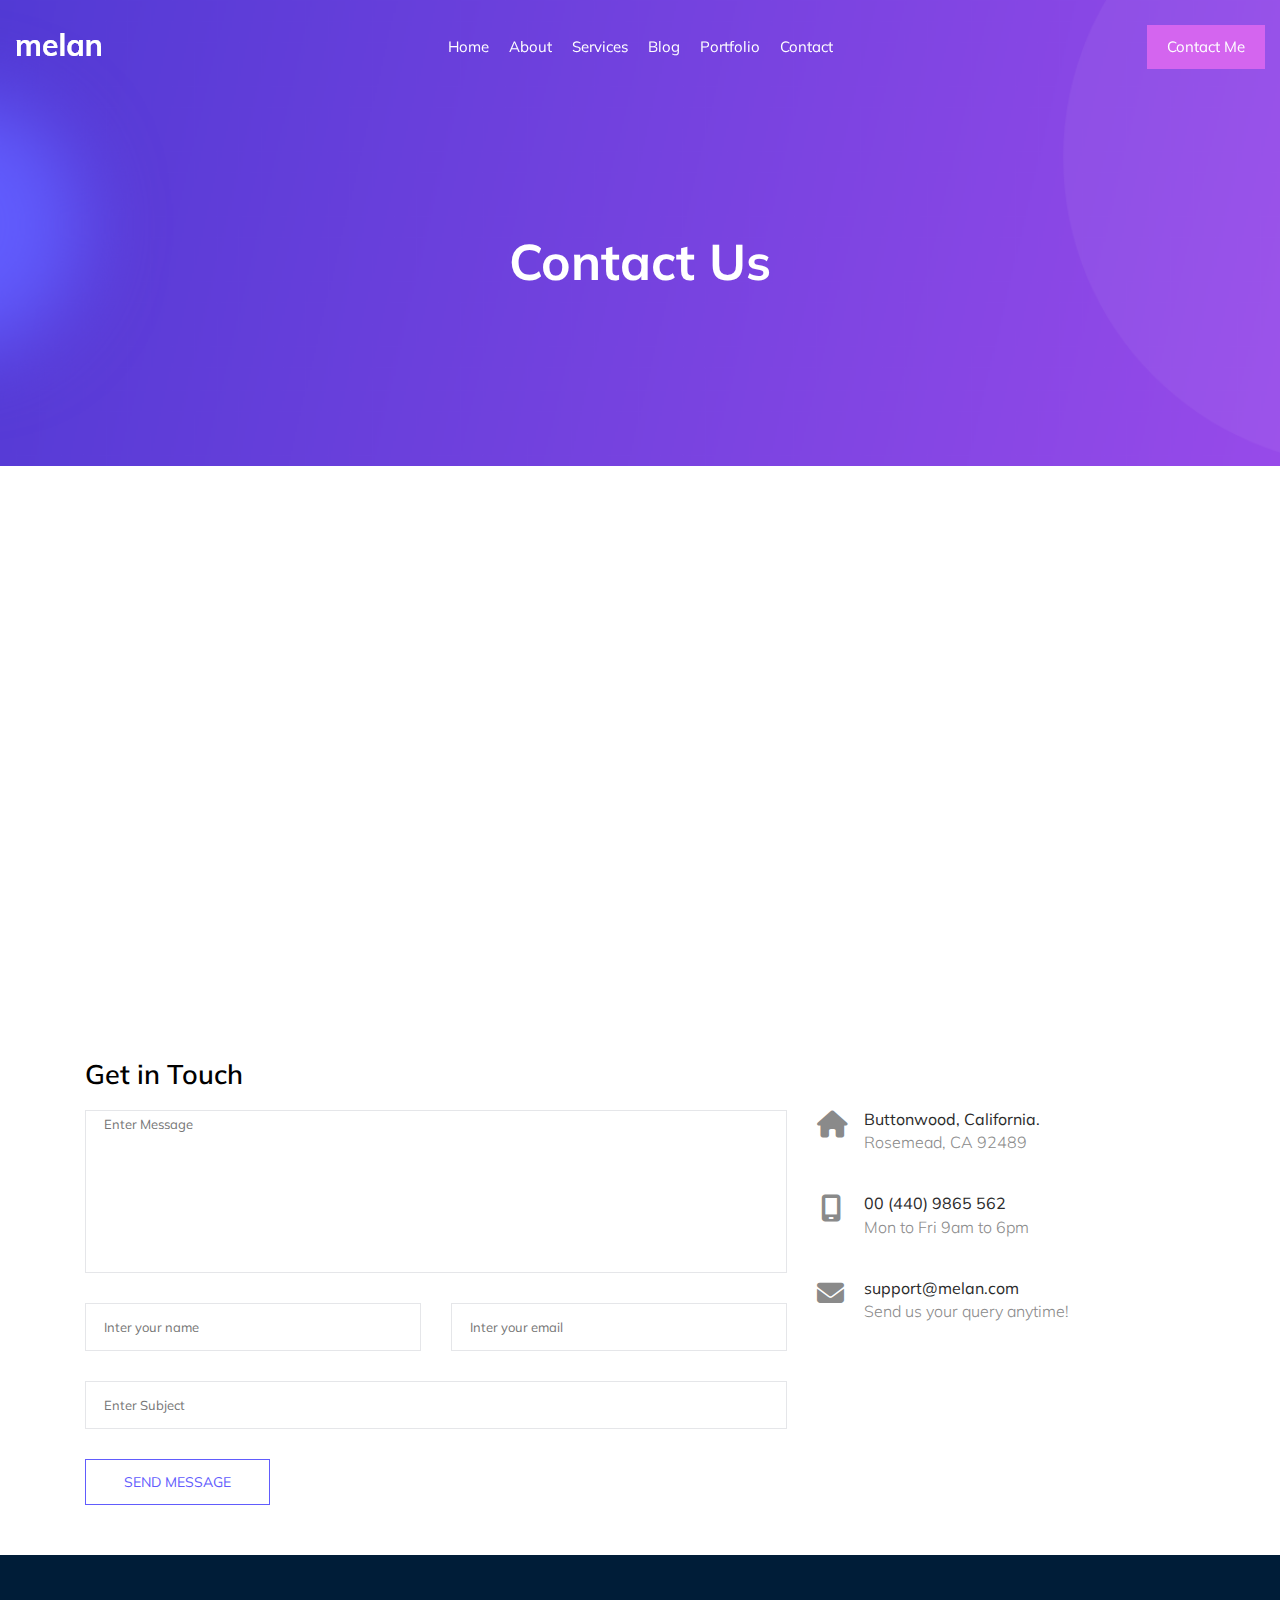
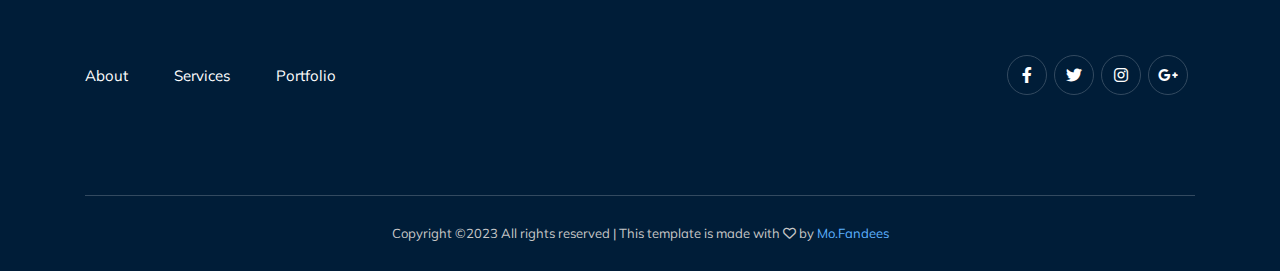
<file: contact.html>
<!DOCTYPE html>
<html lang="en">
  <head>
    <meta charset="UTF-8" />
    <meta http-equiv="X-UA-Compatible" content="IE=edge" />
    <meta name="viewport" content="width=device-width, initial-scale=1.0" />
    <title>Melan</title>
    <!-- css stylesheet -->
    <link rel="stylesheet" href="css/normalize.css" />
    <link rel="stylesheet" href="css/all.min.css" />
    <link rel="stylesheet" href="css/master.css" />
    <link rel="stylesheet" href="css/contact.css" />
    <!-- Link Swiper's CSS -->
    <link
      rel="stylesheet"
      href="https://cdn.jsdelivr.net/npm/swiper@9/swiper-bundle.min.css"
    />
    <!-- google fonts -->
    <link rel="preconnect" href="https://fonts.googleapis.com" />
    <link rel="preconnect" href="https://fonts.gstatic.com" crossorigin />
    <link
      href="https://fonts.googleapis.com/css2?family=Mulish:wght@200;300;400;500;600;700;800;900;1000&display=swap"
      rel="stylesheet"
    />
  </head>
  <body>
    <header id="navbar">
      <nav>
        <div class="logo"><img src="img/logo.png" alt="" /></div>
        <i class="fa-solid fa-bars" id="bar"></i>
        <div class="middle" id="links">
                   <ul>
            <li><a href="index.html">Home</a></li>
            <li><a href="about.html">About</a></li>
            <li><a href="services.html">Services</a></li>
            <li><a href="blog.html">Blog</a></li>
            <li><a href="portfolio.html">Portfolio</a></li>
            <li><a href="contact.html">Contact</a></li>
          </ul>
        </div>
        <div class="button"><a href="contact.html">Contact Me</a></div>
      </nav>
    </header>
    <section class="interface">
      <h3>Contact Us</h3>
    </section>
    <section class="contact-details">
      <div class="container">
        <div class="map">
          <iframe 
            class="map"
            src="https://www.google.com/maps/embed?pb=!1m16!1m12!1m3!1d175158.96097237727!2d151.70758600282016!3d-32.896538342087986!2m3!1f0!2f0!3f0!3m2!1i1024!2i768!4f13.1!2m1!1sButtonwood%2C%20California%20Rosemead%2C%20CA%2091770!5e0!3m2!1sar!2seg!4v1679275889117!5m2!1sar!2seg"
            width="100%"
            height="450"
            style="border: 0"
            allowfullscreen=""
            referrerpolicy="no-referrer-when-downgrade"
          ></iframe>
        </div>
        <div class="contact">
          <h2>Get in Touch</h2>
          <form action="">
            <div class="form-inputs">
              <textarea
                name="message"
                id="msg"
                cols="30"
                rows="10"
                placeholder="Enter Message"
              ></textarea>
              <div>
                <input
                  type="text"
                  name="name"
                  id="name"
                  placeholder="Inter your name"
                />
                <input
                  type="email"
                  name="email"
                  id="email"
                  placeholder="Inter your email"
                />
              </div>
              <input
                type="text"
                name="subject"
                id="sub"
                placeholder="Enter Subject"
              />
              <button class="primary-button">send message</button>
            </div>
            <ul>
              <li>
                <i class="fa-solid fa-house"></i>
                <div class="text">
                  <h3>Buttonwood, California.</h3>
                  <p>Rosemead, CA 92489</p>
                </div>
              </li>
              <li>
                <i class="fa-solid fa-mobile-screen"></i>
                <div class="text">
                  <h3>00 (440) 9865 562</h3>
                  <p>Mon to Fri 9am to 6pm</p>
                </div>
              </li>
              <li>
                <i class="fa-solid fa-envelope"></i>
                <div class="text">
                  <h3>support@melan.com</h3>
                  <p>Send us your query anytime!</p>
                </div>
              </li>
            </ul>
          </form>
        </div>
      </div>
    </section>
    <footer>
      <div class="container">
        <div class="top">
          <ul>
            <li><a href="about.html">About</a></li>
            <li><a href="services.html">Services</a></li>
            <li><a href="portfolio.html">Portfolio</a></li>
          </ul>
          <ul>
            <li>
              <a href=""><i class="fa-brands fa-facebook-f"></i></a>
            </li>
            <li>
              <a href=""><i class="fa-brands fa-twitter"></i></a>
            </li>
            <li>
              <a href=""><i class="fa-brands fa-instagram"></i></a>
            </li>
            <li>
              <a href=""><i class="fa-brands fa-google-plus-g"></i></a>
            </li>
          </ul>
        </div>
        <div class="bottom">
          Copyright &copy;2023 All rights reserved | This template is made with
          <i class="fa-regular fa-heart"></i> by
          <a href="https://mohammed-fandees.vercel.app" target="_blank">
            Mo.Fandees
          </a>
        </div>
      </div>
    </footer>
    <!-- Swiper JS -->
    <script src="https://cdn.jsdelivr.net/npm/swiper@9/swiper-bundle.min.js"></script>
    <script src="js/swiper.js"></script>
    <script src="js/master.js"></script>
  </body>
</html>
</file>
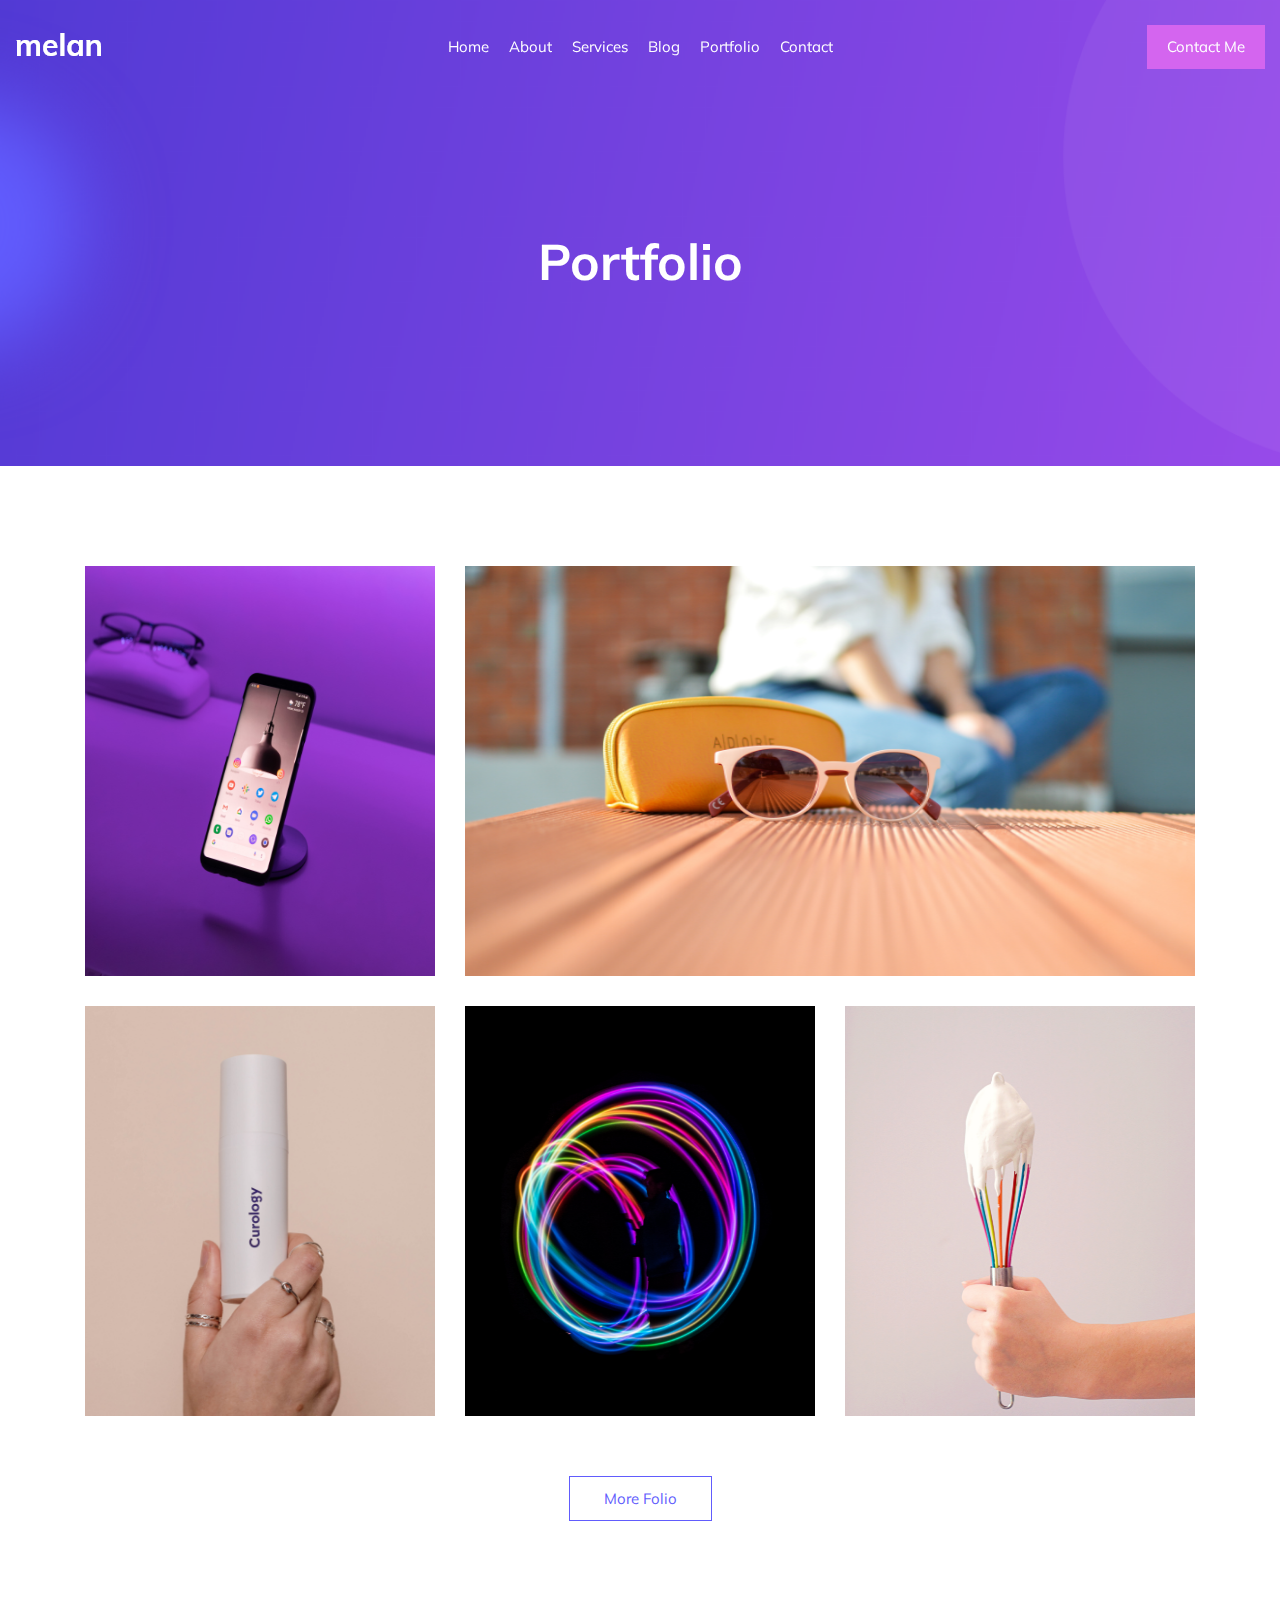
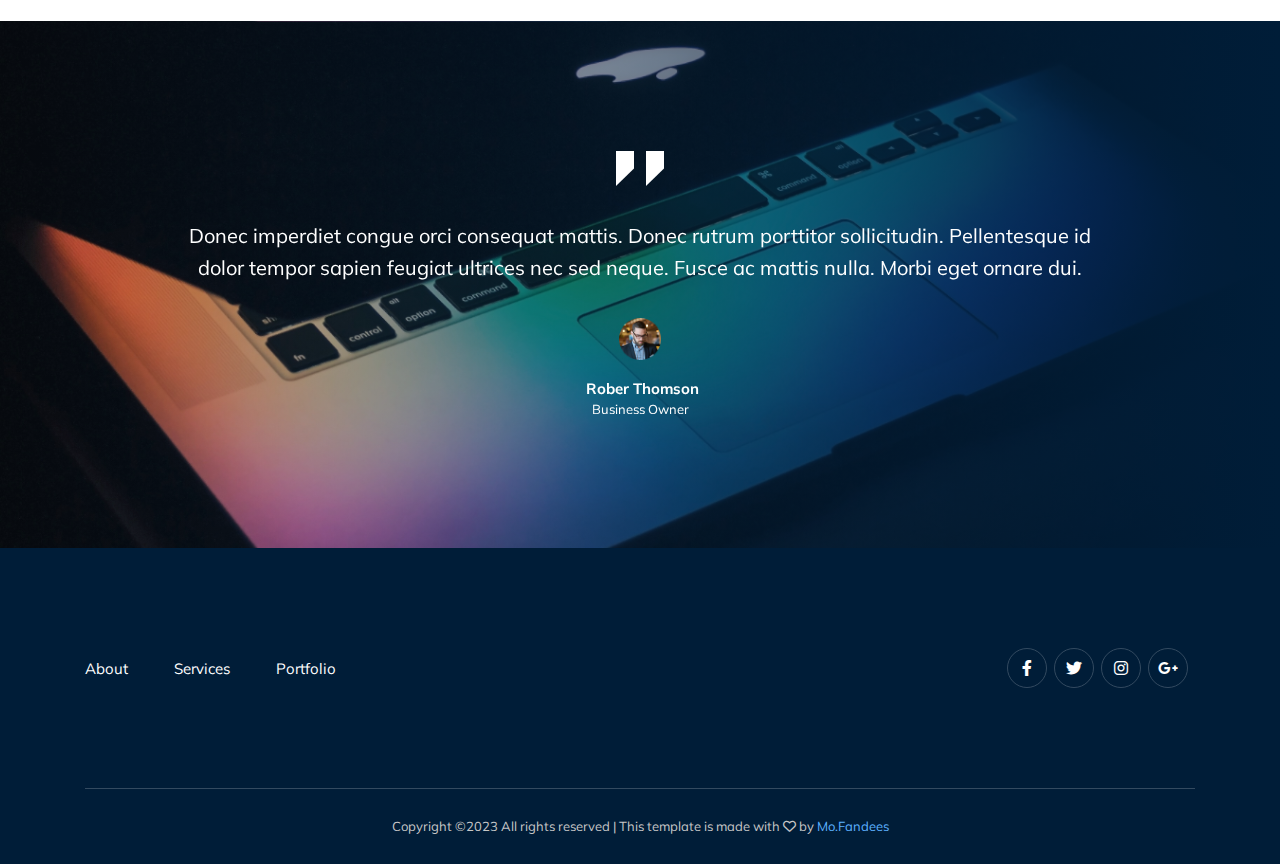
<file: portfolio.html>
<!DOCTYPE html>
<html lang="en">
  <head>
    <meta charset="UTF-8" />
    <meta http-equiv="X-UA-Compatible" content="IE=edge" />
    <meta name="viewport" content="width=device-width, initial-scale=1.0" />
    <title>Melan</title>
    <!-- css stylesheet -->
    <link rel="stylesheet" href="css/normalize.css" />
    <link rel="stylesheet" href="css/all.min.css" />
    <link rel="stylesheet" href="css/master.css" />
    <!-- Link Swiper's CSS -->
    <link
      rel="stylesheet"
      href="https://cdn.jsdelivr.net/npm/swiper@9/swiper-bundle.min.css"
    />
    <!-- google fonts -->
    <link rel="preconnect" href="https://fonts.googleapis.com" />
    <link rel="preconnect" href="https://fonts.gstatic.com" crossorigin />
    <link
      href="https://fonts.googleapis.com/css2?family=Mulish:wght@200;300;400;500;600;700;800;900;1000&display=swap"
      rel="stylesheet"
    />
  </head>
  <body>
    <header id="navbar">
      <nav>
        <div class="logo"><img src="img/logo.png" alt="" /></div>
        <i class="fa-solid fa-bars" id="bar"></i>
        <div class="middle" id="links">
          <ul>
            <li><a href="index.html">Home</a></li>
            <li><a href="about.html">About</a></li>
            <li><a href="services.html">Services</a></li>
            <li><a href="blog.html">Blog</a></li>
            <li><a href="portfolio.html">Portfolio</a></li>
            <li><a href="contact.html">Contact</a></li>
          </ul>
        </div>
        <div class="button"><a href="contact.html">Contact Me</a></div>
      </nav>
    </header>
    <section class="interface">
      <h3>Portfolio</h3>
    </section>
    <section class="portfolio-image-area on-portfolio">
      <div class="container">
        <div class="images">
          <div class="image">
            <img src="img/portfolio/1.png" alt="img-one" />
          </div>
          <div class="image">
            <img src="img/portfolio/2.png" alt="img-two" />
          </div>
          <div class="image">
            <img src="img/portfolio/3.png" alt="img-three" />
          </div>
          <div class="image">
            <img src="img/portfolio/4.png" alt="img-five" />
          </div>
          <div class="image">
            <img src="img/portfolio/5.png" alt="img-four" />
          </div>
        </div>
        <div class="more-imgs"><a href="">More Folio</a></div>
      </div>
    </section>
    <section class="testmonial">
      <div class="container swiper mySwiper">
        <div class="items swiper-wrapper">
          <div class="item swiper-slide">
            <div class="quote">
              <img src="img/testmonial/quote.svg" alt="" />
            </div>
            <p>
              Donec imperdiet congue orci consequat mattis. Donec rutrum
              porttitor sollicitudin. Pellentesque id <br />
              dolor tempor sapien feugiat ultrices nec sed neque. Fusce ac
              mattis nulla. Morbi eget ornare dui.
            </p>
            <div class="author">
              <div class="details">
                <img src="img/testmonial/1.png" alt="" />
                <div class="text">
                  <h3>Rober Thomson</h3>
                  <span>Business Owner</span>
                </div>
              </div>
            </div>
          </div>
          <div class="item swiper-slide">
            <div class="quote">
              <img src="img/testmonial/quote.svg" alt="" />
            </div>
            <p>
              Donec imperdiet congue orci consequat mattis. Donec rutrum
              porttitor sollicitudin. Pellentesque id <br />
              dolor tempor sapien feugiat ultrices nec sed neque. Fusce ac
              mattis nulla. Morbi eget ornare dui.
            </p>
            <div class="author">
              <div class="details">
                <img src="img/comment/comment_1.png" alt="" />
                <div class="text">
                  <h3>Christopher Brown</h3>
                  <span>UX Designer </span>
                </div>
              </div>
            </div>
          </div>
          <div class="item swiper-slide">
            <div class="quote">
              <img src="img/testmonial/quote.svg" alt="" />
            </div>
            <p>
              Donec imperdiet congue orci consequat mattis. Donec rutrum
              porttitor sollicitudin. Pellentesque id <br />
              dolor tempor sapien feugiat ultrices nec sed neque. Fusce ac
              mattis nulla. Morbi eget ornare dui.
            </p>
            <div class="author">
              <div class="details">
                <img src="img/comment/comment_2.png" alt="" />
                <div class="text">
                  <h3>Brandon Lee</h3>
                  <span>Motion Designer</span>
                </div>
              </div>
            </div>
          </div>
          <div class="item swiper-slide">
            <div class="quote">
              <img src="img/testmonial/quote.svg" alt="" />
            </div>
            <p>
              Donec imperdiet congue orci consequat mattis. Donec rutrum
              porttitor sollicitudin. Pellentesque id <br />
              dolor tempor sapien feugiat ultrices nec sed neque. Fusce ac
              mattis nulla. Morbi eget ornare dui.
            </p>
            <div class="author">
              <div class="details">
                <img src="img/comment/comment_3.png" alt="" />
                <div class="text">
                  <h3>Matthew Wright</h3>
                  <span>Graphic Designer</span>
                </div>
              </div>
            </div>
          </div>
        </div>
      </div>
    </section>
    <footer>
      <div class="container">
        <div class="top">
          <ul>
            <li><a href="about.html">About</a></li>
            <li><a href="services.html">Services</a></li>
            <li><a href="portfolio.html">Portfolio</a></li>
          </ul>
          <ul>
            <li>
              <a href=""><i class="fa-brands fa-facebook-f"></i></a>
            </li>
            <li>
              <a href=""><i class="fa-brands fa-twitter"></i></a>
            </li>
            <li>
              <a href=""><i class="fa-brands fa-instagram"></i></a>
            </li>
            <li>
              <a href=""><i class="fa-brands fa-google-plus-g"></i></a>
            </li>
          </ul>
        </div>
        <div class="bottom">
          Copyright &copy;2023 All rights reserved | This template is made with
          <i class="fa-regular fa-heart"></i> by
          <a href="https://mohammed-fandees.vercel.app" target="_blank">
            Mo.Fandees
          </a>
        </div>
      </div>
    </footer>
    <!-- Swiper JS -->
    <script src="https://cdn.jsdelivr.net/npm/swiper@9/swiper-bundle.min.js"></script>
    <script src="js/swiper.js"></script>
    <script src="js/master.js"></script>
  </body>
</html>
</file>
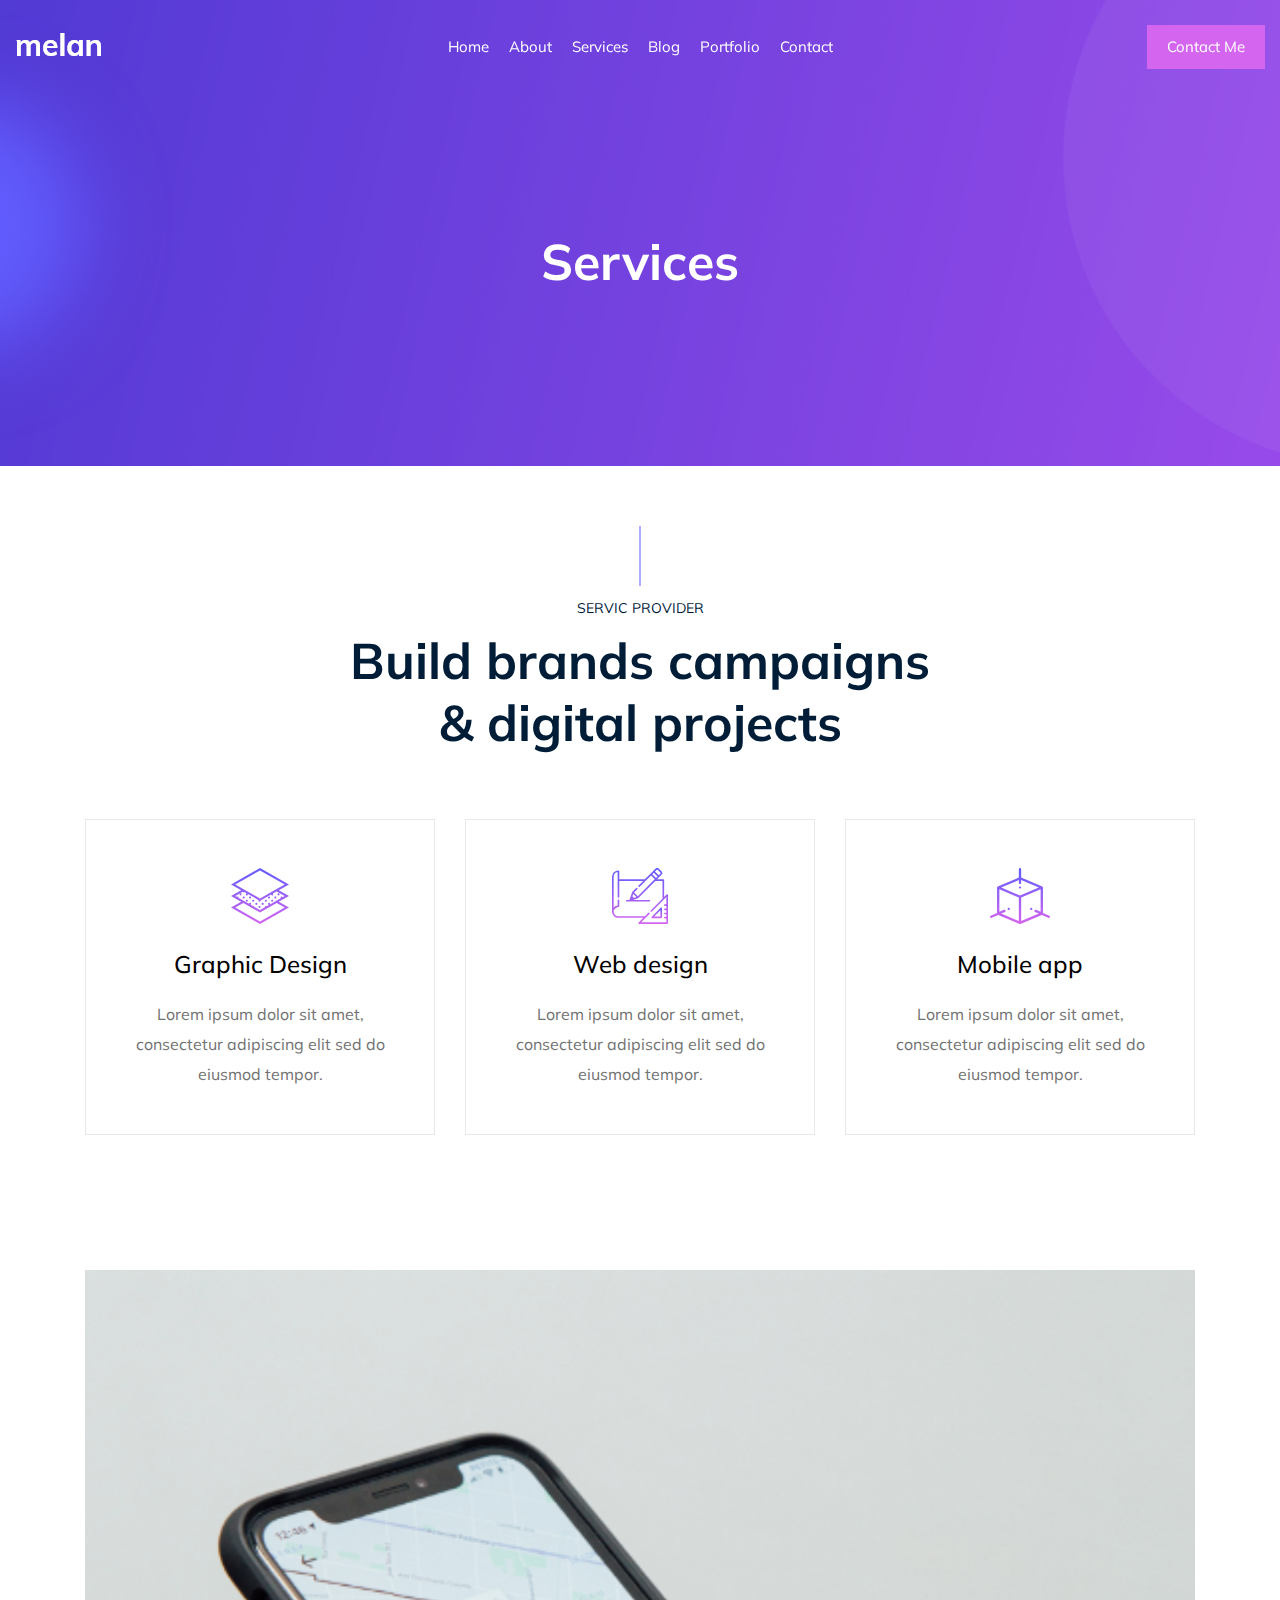
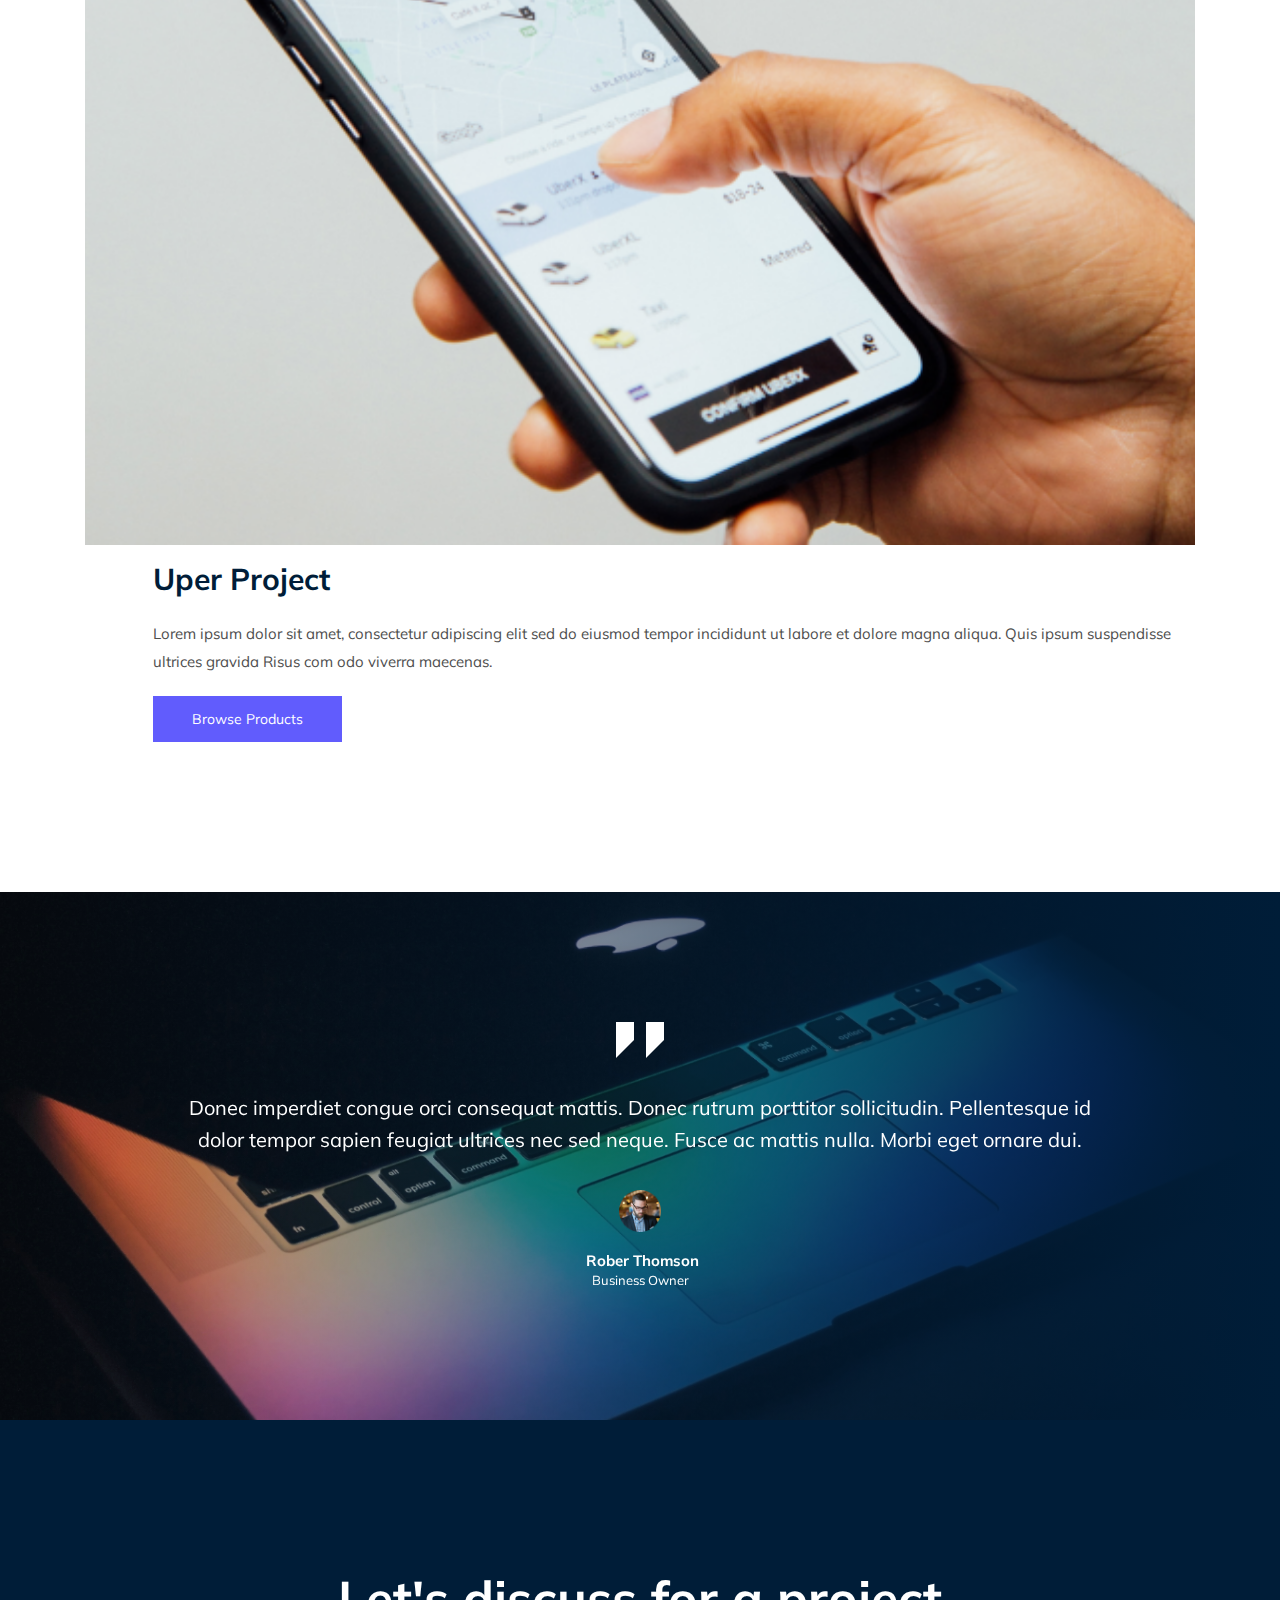
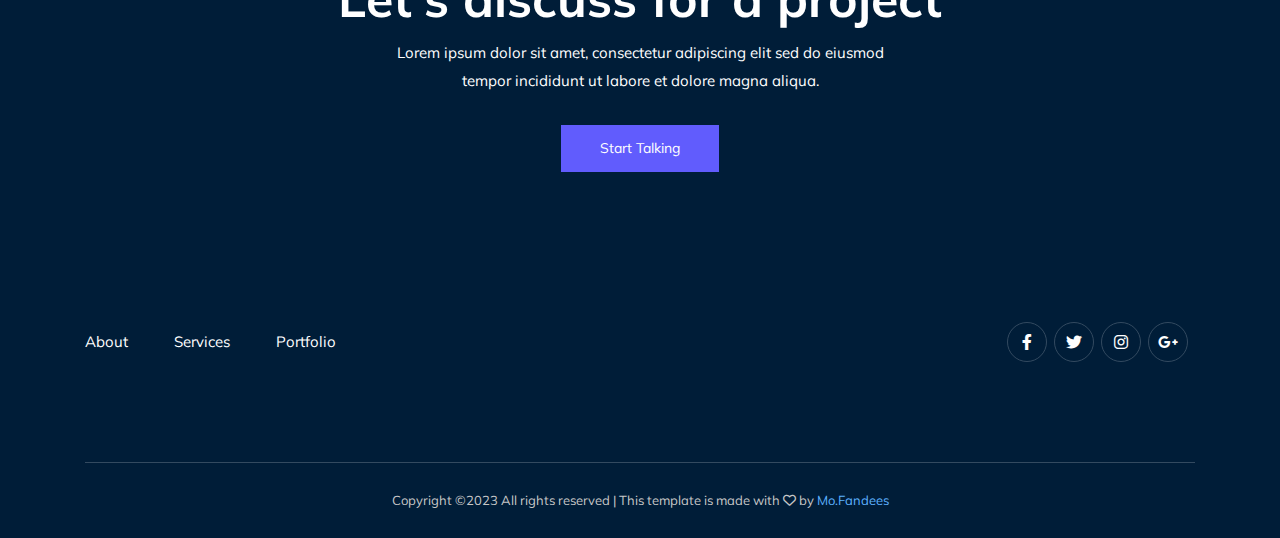
<file: services.html>
<!DOCTYPE html>
<html lang="en">
  <head>
    <meta charset="UTF-8" />
    <meta http-equiv="X-UA-Compatible" content="IE=edge" />
    <meta name="viewport" content="width=device-width, initial-scale=1.0" />
    <title>Melan</title>
    <!-- css stylesheet -->
    <link rel="stylesheet" href="css/normalize.css" />
    <link rel="stylesheet" href="css/all.min.css" />
    <link rel="stylesheet" href="css/master.css" />
    <link rel="stylesheet" href="css/services.css" />
    <!-- Link Swiper's CSS -->
    <link
      rel="stylesheet"
      href="https://cdn.jsdelivr.net/npm/swiper@9/swiper-bundle.min.css"
    />
    <!-- google fonts -->
    <link rel="preconnect" href="https://fonts.googleapis.com" />
    <link rel="preconnect" href="https://fonts.gstatic.com" crossorigin />
    <link
      href="https://fonts.googleapis.com/css2?family=Mulish:wght@200;300;400;500;600;700;800;900;1000&display=swap"
      rel="stylesheet"
    />
  </head>
  <body>
    <header id="navbar">
      <nav>
        <div class="logo"><img src="img/logo.png" alt="" /></div>
        <i class="fa-solid fa-bars" id="bar"></i>
        <div class="middle" id="links">
                   <ul>
            <li><a href="index.html">Home</a></li>
            <li><a href="about.html">About</a></li>
            <li><a href="services.html">Services</a></li>
            <li><a href="blog.html">Blog</a></li>
            <li><a href="portfolio.html">Portfolio</a></li>
            <li><a href="contact.html">Contact</a></li>
          </ul>
        </div>
        <div class="button"><a href="contact.html">Contact Me</a></div>
      </nav>
    </header>
    <section class="interface">
      <h3>Services</h3>
    </section>
    <section class="services">
      <div class="container">
        <div class="title">
          <span>servic provider</span>
          <h3>
            Build brands campaigns <br />
            & digital projects
          </h3>
        </div>
        <div class="services-items">
          <div class="item">
            <div class="icon">
              <img src="img/svg_icon/1.svg" alt="SVG" />
            </div>
            <h3>Graphic Design</h3>
            <p>
              Lorem ipsum dolor sit amet, consectetur adipiscing elit sed do
              eiusmod tempor.
            </p>
          </div>
          <div class="item">
            <div class="icon">
              <img src="img/svg_icon/2.svg" alt="SVG" />
            </div>
            <h3>Web design</h3>
            <p>
              Lorem ipsum dolor sit amet, consectetur adipiscing elit sed do
              eiusmod tempor.
            </p>
          </div>
          <div class="item">
            <div class="icon">
              <img src="img/svg_icon/3.svg" alt="SVG" />
            </div>
            <h3>Mobile app</h3>
            <p>
              Lorem ipsum dolor sit amet, consectetur adipiscing elit sed do
              eiusmod tempor.
            </p>
          </div>
        </div>
      </div>
    </section>
    <section class="project-area">
      <div class="container">
        <div class="image">
          <img src="img/about/projects.png" alt="" />
        </div>
        <div class="text">
          <h3>Uper Project</h3>
          <p>
            Lorem ipsum dolor sit amet, consectetur adipiscing elit sed do
            eiusmod tempor incididunt ut labore et dolore magna aliqua. Quis
            ipsum suspendisse ultrices gravida Risus com odo viverra maecenas.
          </p>
          <a href="" class="primary-button fill">Browse Products</a>
        </div>
      </div>
    </section>
    <section class="testmonial">
      <div class="container swiper mySwiper">
        <div class="items swiper-wrapper">
          <div class="item swiper-slide">
            <div class="quote">
              <img src="img/testmonial/quote.svg" alt="" />
            </div>
            <p>
              Donec imperdiet congue orci consequat mattis. Donec rutrum
              porttitor sollicitudin. Pellentesque id <br />
              dolor tempor sapien feugiat ultrices nec sed neque. Fusce ac
              mattis nulla. Morbi eget ornare dui.
            </p>
            <div class="author">
              <div class="details">
                <img src="img/testmonial/1.png" alt="" />
                <div class="text">
                  <h3>Rober Thomson</h3>
                  <span>Business Owner</span>
                </div>
              </div>
            </div>
          </div>
          <div class="item swiper-slide">
            <div class="quote">
              <img src="img/testmonial/quote.svg" alt="" />
            </div>
            <p>
              Donec imperdiet congue orci consequat mattis. Donec rutrum
              porttitor sollicitudin. Pellentesque id <br />
              dolor tempor sapien feugiat ultrices nec sed neque. Fusce ac
              mattis nulla. Morbi eget ornare dui.
            </p>
            <div class="author">
              <div class="details">
                <img src="img/comment/comment_1.png" alt="" />
                <div class="text">
                  <h3>Christopher Brown</h3>
                  <span>UX Designer </span>
                </div>
              </div>
            </div>
          </div>
          <div class="item swiper-slide">
            <div class="quote">
              <img src="img/testmonial/quote.svg" alt="" />
            </div>
            <p>
              Donec imperdiet congue orci consequat mattis. Donec rutrum
              porttitor sollicitudin. Pellentesque id <br />
              dolor tempor sapien feugiat ultrices nec sed neque. Fusce ac
              mattis nulla. Morbi eget ornare dui.
            </p>
            <div class="author">
              <div class="details">
                <img src="img/comment/comment_2.png" alt="" />
                <div class="text">
                  <h3>Brandon Lee</h3>
                  <span>Motion Designer</span>
                </div>
              </div>
            </div>
          </div>
          <div class="item swiper-slide">
            <div class="quote">
              <img src="img/testmonial/quote.svg" alt="" />
            </div>
            <p>
              Donec imperdiet congue orci consequat mattis. Donec rutrum
              porttitor sollicitudin. Pellentesque id <br />
              dolor tempor sapien feugiat ultrices nec sed neque. Fusce ac
              mattis nulla. Morbi eget ornare dui.
            </p>
            <div class="author">
              <div class="details">
                <img src="img/comment/comment_3.png" alt="" />
                <div class="text">
                  <h3>Matthew Wright</h3>
                  <span>Graphic Designer</span>
                </div>
              </div>
            </div>
          </div>
        </div>
      </div>
    </section>
    <section class="descuss">
      <div class="container">
        <h3>Let's discuss for a project</h3>
        <p>
          Lorem ipsum dolor sit amet, consectetur adipiscing elit sed do eiusmod
          <br />
          tempor incididunt ut labore et dolore magna aliqua.
        </p>
        <a class="primary-button fill" href="">Start Talking</a>
      </div>
    </section>
    <footer>
      <div class="container">
        <div class="top">
          <ul>
            <li><a href="about.html">About</a></li>
            <li><a href="services.html">Services</a></li>
            <li><a href="portfolio.html">Portfolio</a></li>
          </ul>
          <ul>
            <li>
              <a href=""><i class="fa-brands fa-facebook-f"></i></a>
            </li>
            <li>
              <a href=""><i class="fa-brands fa-twitter"></i></a>
            </li>
            <li>
              <a href=""><i class="fa-brands fa-instagram"></i></a>
            </li>
            <li>
              <a href=""><i class="fa-brands fa-google-plus-g"></i></a>
            </li>
          </ul>
        </div>
        <div class="bottom">
          Copyright &copy;2023 All rights reserved | This template is made with
          <i class="fa-regular fa-heart"></i> by
          <a href="https://mohammed-fandees.vercel.app" target="_blank">
            Mo.Fandees
          </a>
        </div>
      </div>
    </footer>
    <!-- Swiper JS -->
    <script src="https://cdn.jsdelivr.net/npm/swiper@9/swiper-bundle.min.js"></script>
    <script src="js/swiper.js"></script>
    <script src="js/master.js"></script>
  </body>
</html>
</file>
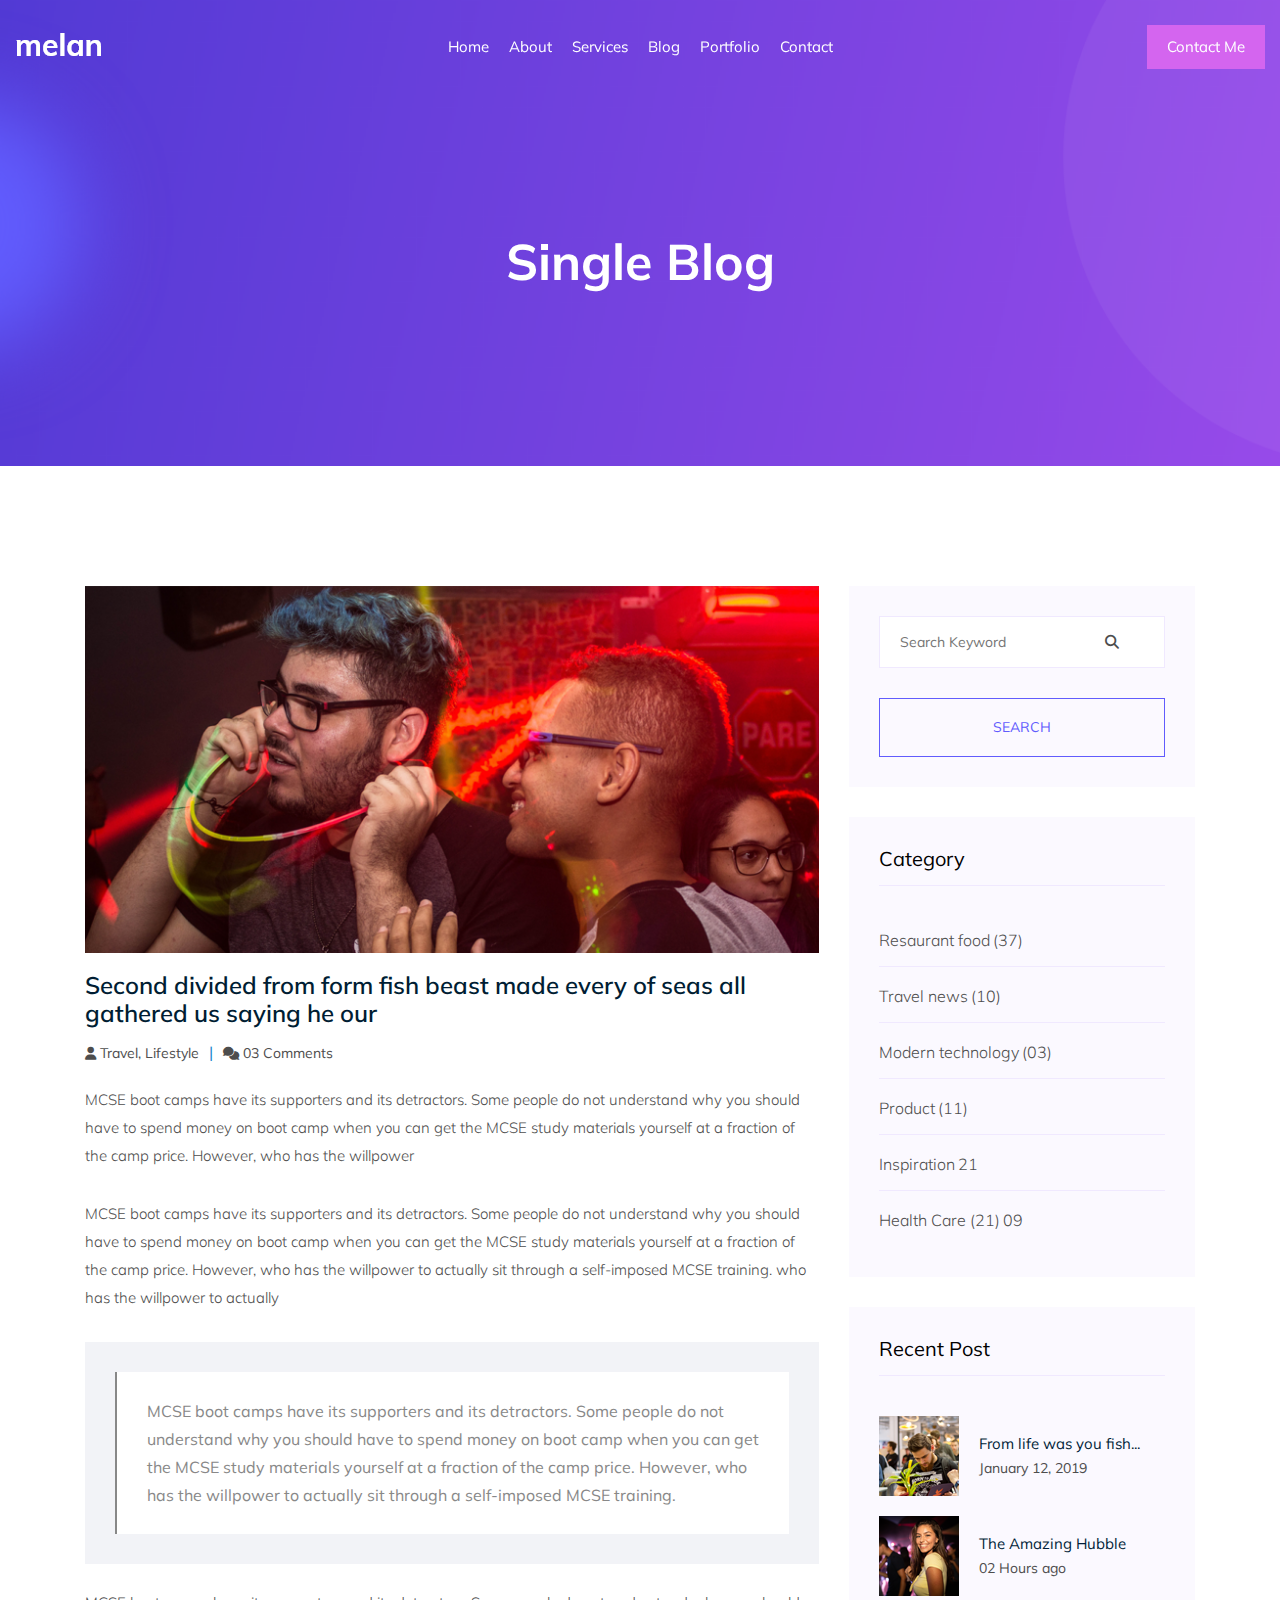
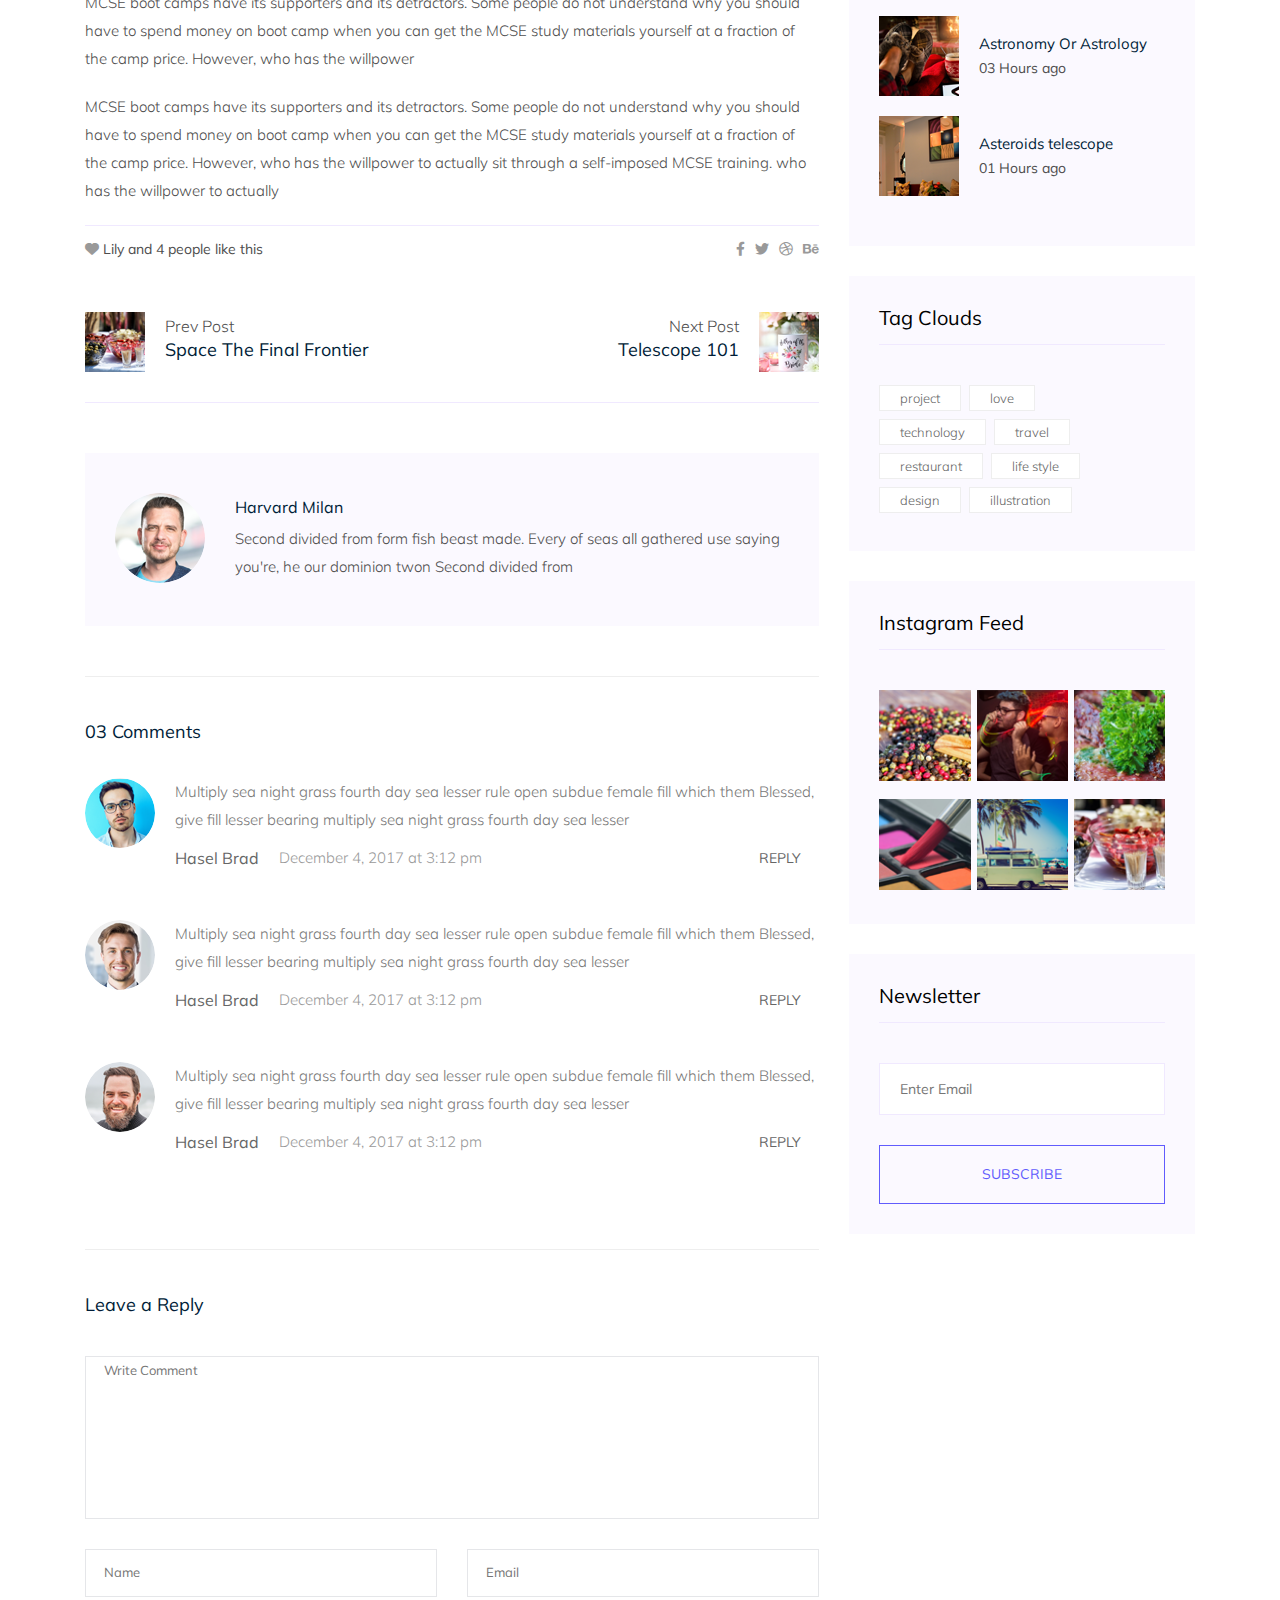
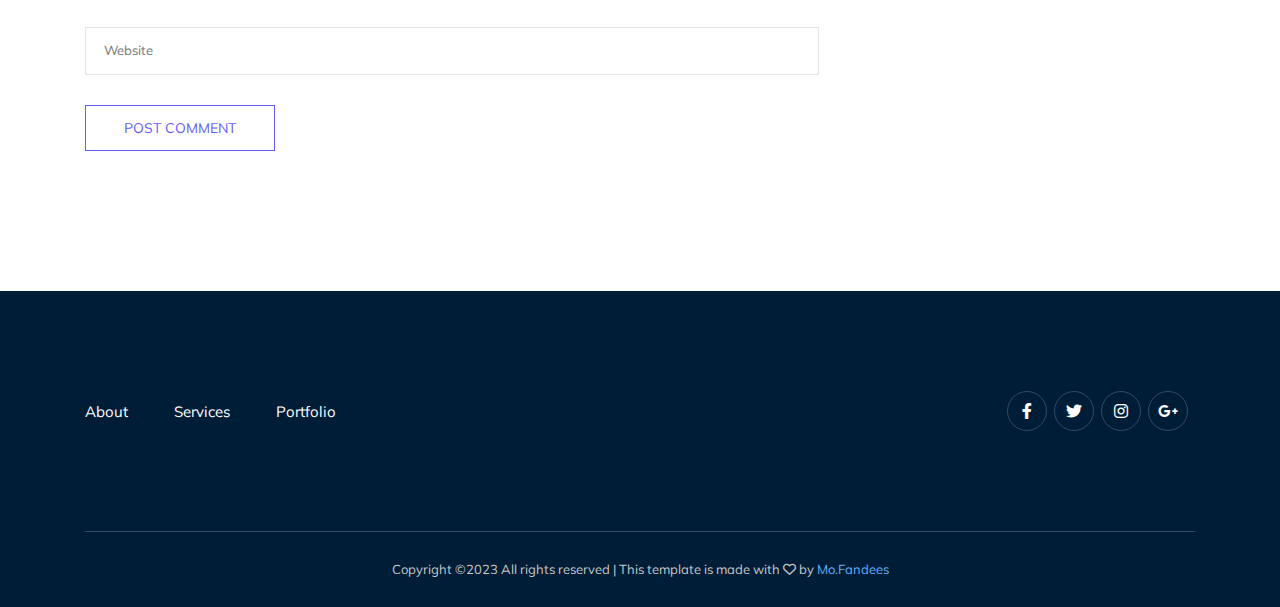
<file: single-blog.html>
<!DOCTYPE html>
<html lang="en">
  <head>
    <meta charset="UTF-8" />
    <meta http-equiv="X-UA-Compatible" content="IE=edge" />
    <meta name="viewport" content="width=device-width, initial-scale=1.0" />
    <title>Melan</title>
    <!-- css stylesheet -->
    <link rel="stylesheet" href="css/normalize.css" />
    <link rel="stylesheet" href="css/all.min.css" />
    <link rel="stylesheet" href="css/master.css" />
    <link rel="stylesheet" href="css/blog.css" />
    <!-- Link Swiper's CSS -->
    <link
      rel="stylesheet"
      href="https://cdn.jsdelivr.net/npm/swiper@9/swiper-bundle.min.css"
    />
    <!-- google fonts -->
    <link rel="preconnect" href="https://fonts.googleapis.com" />
    <link rel="preconnect" href="https://fonts.gstatic.com" crossorigin />
    <link
      href="https://fonts.googleapis.com/css2?family=Mulish:wght@200;300;400;500;600;700;800;900;1000&display=swap"
      rel="stylesheet"
    />
  </head>
  <body>
    <header id="navbar">
      <nav>
        <div class="logo"><img src="img/logo.png" alt="" /></div>
        <i class="fa-solid fa-bars" id="bar"></i>
        <div class="middle" id="links">
          <ul>
            <li><a href="index.html">Home</a></li>
            <li><a href="about.html">About</a></li>
            <li><a href="services.html">Services</a></li>
            <li><a href="blog.html">Blog</a></li>
            <li><a href="portfolio.html">Portfolio</a></li>
            <li><a href="contact.html">Contact</a></li>
          </ul>
        </div>
        <div class="button"><a href="contact.html">Contact Me</a></div>
      </nav>
    </header>
    <section class="interface">
      <h3>Single Blog</h3>
    </section>
    <section class="blog-area">
      <div class="container">
        <div class="articles s-articles">
          <article class="s-article">
            <div class="image">
              <img src="img/blog/single_blog_1.png" alt="" />
              <div class="date s-date">
                <h3>15</h3>
                <p>Jan</p>
              </div>
            </div>
            <div class="blog-details s-blog-details">
              <h2>
                Second divided from form fish beast made every of seas all
                gathered us saying he our
              </h2>
              <ul>
                <li>
                  <a href=""
                    ><i class="fa-solid fa-user"></i> Travel, Lifestyle</a
                  >
                </li>
                <span>|</span>
                <li>
                  <a href=""
                    ><i class="fa-solid fa-comments"></i> 03 Comments</a
                  >
                </li>
              </ul>
              <p>
                MCSE boot camps have its supporters and its detractors. Some
                people do not understand why you should have to spend money on
                boot camp when you can get the MCSE study materials yourself at
                a fraction of the camp price. However, who has the willpower
              </p>
              <p>
                MCSE boot camps have its supporters and its detractors. Some
                people do not understand why you should have to spend money on
                boot camp when you can get the MCSE study materials yourself at
                a fraction of the camp price. However, who has the willpower to
                actually sit through a self-imposed MCSE training. who has the
                willpower to actually
              </p>
            </div>
          </article>
          <div class="quotes">
            <div class="quote-block">
              MCSE boot camps have its supporters and its detractors. Some
              people do not understand why you should have to spend money on
              boot camp when you can get the MCSE study materials yourself at a
              fraction of the camp price. However, who has the willpower to
              actually sit through a self-imposed MCSE training.
            </div>
          </div>
          <p>
            MCSE boot camps have its supporters and its detractors. Some people
            do not understand why you should have to spend money on boot camp
            when you can get the MCSE study materials yourself at a fraction of
            the camp price. However, who has the willpower
          </p>
          <p>
            MCSE boot camps have its supporters and its detractors. Some people
            do not understand why you should have to spend money on boot camp
            when you can get the MCSE study materials yourself at a fraction of
            the camp price. However, who has the willpower to actually sit
            through a self-imposed MCSE training. who has the willpower to
            actually
          </p>
          <nav class="s-navegation">
            <ul>
              <li>
                <i class="fa-solid fa-heart"></i> Lily and 4 people like this
              </li>
              <li>
                <ul>
                  <li><i class="fa-brands fa-facebook-f"></i></li>
                  <li><i class="fa-brands fa-twitter"></i></li>
                  <li><i class="fa-brands fa-dribbble"></i></li>
                  <li><i class="fa-brands fa-behance"></i></li>
                </ul>
              </li>
            </ul>
            <ul>
              <li>
                <div class="image">
                  <img src="img/post/preview.png" alt="Prev" />
                </div>
                <div class="text">
                  <p>Prev Post</p>
                  <h4>Space The Final Frontier</h4>
                </div>
              </li>
              <li>
                <div class="image">
                  <img src="img/post/next.png" alt="Next" />
                </div>
                <div class="text">
                  <p>Next Post</p>
                  <h4>Telescope 101</h4>
                </div>
              </li>
            </ul>
          </nav>
          <div class="blog-author">
            <div class="image">
              <img src="img/blog/author.png" alt="author" />
            </div>
            <div class="text">
              <h4><a href="">Harvard Milan</a></h4>
              <p>
                Second divided from form fish beast made. Every of seas all
                gathered use saying you're, he our dominion twon Second divided
                from
              </p>
            </div>
          </div>
          <div class="comments-area">
            <h4 id="comments-counter">05 Comments</h4>
            <div class="comment">
              <div class="image">
                <img src="img/comment/comment_1.png" alt="comment" />
              </div>
              <div class="text">
                <p>
                  Multiply sea night grass fourth day sea lesser rule open
                  subdue female fill which them Blessed, give fill lesser
                  bearing multiply sea night grass fourth day sea lesser
                </p>
                <div class="details">
                  <div>
                    <h5><a href="">Hasel Brad</a></h5>
                    <p>December 4, 2017 at 3:12 pm</p>
                  </div>
                  <a href="">reply</a>
                </div>
              </div>
            </div>
            <div class="comment">
              <div class="image">
                <img src="img/comment/comment_2.png" alt="comment" />
              </div>
              <div class="text">
                <p>
                  Multiply sea night grass fourth day sea lesser rule open
                  subdue female fill which them Blessed, give fill lesser
                  bearing multiply sea night grass fourth day sea lesser
                </p>
                <div class="details">
                  <div>
                    <h5><a href="">Hasel Brad</a></h5>
                    <p>December 4, 2017 at 3:12 pm</p>
                  </div>
                  <a href="">reply</a>
                </div>
              </div>
            </div>
            <div class="comment">
              <div class="image">
                <img src="img/comment/comment_3.png" alt="comment" />
              </div>
              <div class="text">
                <p>
                  Multiply sea night grass fourth day sea lesser rule open
                  subdue female fill which them Blessed, give fill lesser
                  bearing multiply sea night grass fourth day sea lesser
                </p>
                <div class="details">
                  <div>
                    <h5><a href="">Hasel Brad</a></h5>
                    <p>December 4, 2017 at 3:12 pm</p>
                  </div>
                  <a href="">reply</a>
                </div>
              </div>
            </div>
          </div>
          <div class="reply">
            <h4>Leave a Reply</h4>
            <form action="">
              <div class="form-inputs">
                <textarea
                  name="comment"
                  id="msg"
                  cols="30"
                  rows="10"
                  placeholder="Write Comment"
                ></textarea>
                <div>
                  <input
                    type="text"
                    name="name"
                    id="name"
                    placeholder="Name"
                  />
                  <input
                    type="email"
                    name="email"
                    id="email"
                    placeholder="Email"
                  />
                </div>
                <input
                  type="text"
                  name="website"
                  id="web"
                  placeholder="Website"
                />
                <button class="primary-button">post comment</button>
              </div>
            </form>
          </div>
        </div>
        <aside>
          <div class="wedget search">
            <div class="input">
              <input
                type="text"
                name="search"
                id="srch"
                placeholder="Search Keyword"
              />
              <i class="fa-solid fa-search"></i>
            </div>
            <button class="primary-button">search</button>
          </div>
          <div class="wedget category">
            <h3>Category</h3>
            <ul>
              <li>
                <a href="#">
                  <p>Resaurant food</p>
                  <p>(37)</p>
                </a>
              </li>
              <li>
                <a href="#">
                  <p>Travel news</p>
                  <p>(10)</p>
                </a>
              </li>
              <li>
                <a href="#">
                  <p>Modern technology</p>
                  <p>(03)</p>
                </a>
              </li>
              <li>
                <a href="#">
                  <p>Product</p>
                  <p>(11)</p>
                </a>
              </li>
              <li>
                <a href="#">
                  <p>Inspiration</p>
                  <p>21</p>
                </a>
              </li>
              <li>
                <a href="#">
                  <p>Health Care (21)</p>
                  <p>09</p>
                </a>
              </li>
            </ul>
          </div>
          <div class="wedget recent">
            <h3>Recent Post</h3>
            <div class="post-item">
              <img src="img/post/post_1.png" alt="post" />
              <div class="post-body">
                <a href="single-blog.html">
                  <h3>From life was you fish...</h3>
                </a>
                <p>January 12, 2019</p>
              </div>
            </div>
            <div class="post-item">
              <img src="img/post/post_2.png" alt="post" />
              <div class="post-body">
                <a href="single-blog.html">
                  <h3>The Amazing Hubble</h3>
                </a>
                <p>02 Hours ago</p>
              </div>
            </div>
            <div class="post-item">
              <img src="img/post/post_3.png" alt="post" />
              <div class="post-body">
                <a href="single-blog.html">
                  <h3>Astronomy Or Astrology</h3>
                </a>
                <p>03 Hours ago</p>
              </div>
            </div>
            <div class="post-item">
              <img src="img/post/post_4.png" alt="post" />
              <div class="post-body">
                <a href="single-blog.html">
                  <h3>Asteroids telescope</h3>
                </a>
                <p>01 Hours ago</p>
              </div>
            </div>
          </div>
          <div class="wedget tag">
            <h3>Tag Clouds</h3>
            <ul>
              <li><a href="">project</a> <a href="">love</a></li>
              <li><a href="">technology</a> <a href="">travel</a></li>
              <li><a href="">restaurant</a> <a href="">life style</a></li>
              <li><a href="">design</a> <a href="">illustration</a></li>
            </ul>
          </div>
          <div class="wedget feed">
            <h3>Instagram Feed</h3>
            <div class="box">
              <div class="item"><img src="img/post/post_5.png" alt="" /></div>
              <div class="item"><img src="img/post/post_6.png" alt="" /></div>
              <div class="item"><img src="img/post/post_7.png" alt="" /></div>
              <div class="item"><img src="img/post/post_8.png" alt="" /></div>
              <div class="item"><img src="img/post/post_9.png" alt="" /></div>
              <div class="item"><img src="img/post/post_10.png" alt="" /></div>
            </div>
          </div>
          <div class="wedget newsletter">
            <h3>Newsletter</h3>
            <div class="input">
              <input
                type="email"
                name="email"
                id="email"
                placeholder="Enter Email"
              />
            </div>
            <button class="primary-button">subscribe</button>
          </div>
        </aside>
      </div>
    </section>
    <footer>
      <div class="container">
        <div class="top">
          <ul>
            <li><a href="about.html">About</a></li>
            <li><a href="services.html">Services</a></li>
            <li><a href="portfolio.html">Portfolio</a></li>
          </ul>
          <ul>
            <li>
              <a href=""><i class="fa-brands fa-facebook-f"></i></a>
            </li>
            <li>
              <a href=""><i class="fa-brands fa-twitter"></i></a>
            </li>
            <li>
              <a href=""><i class="fa-brands fa-instagram"></i></a>
            </li>
            <li>
              <a href=""><i class="fa-brands fa-google-plus-g"></i></a>
            </li>
          </ul>
        </div>
        <div class="bottom">
          Copyright &copy;2023 All rights reserved | This template is made with
          <i class="fa-regular fa-heart"></i> by
          <a href="https://mohammed-fandees.vercel.app" target="_blank">
            Mo.Fandees
          </a>
        </div>
      </div>
    </footer>
    <!-- Swiper JS -->
    <script src="https://cdn.jsdelivr.net/npm/swiper@9/swiper-bundle.min.js"></script>
    <script src="js/swiper.js"></script>
    <script src="js/comments.js"></script>
    <script src="js/master.js"></script>
  </body>
</html>
</file>
<file: css/home.css>
/* start banner section rules */

.banner {
  background: url(../img/banner/banner.png);
  background-size: cover;
  height: 900px;
  position: relative;
  overflow-x: hidden;
}

@media (max-width: 991px) {
  .banner {
    height: 100vh;
  }
}

@media (max-width: 767px) {
  .banner {
    height: 500px;
  }
}

.banner::before {
  content: '';
  position: absolute;
  right: 0;
  top: 0;
  background: url(../img/banner/Subtraction\ 2.png);
  background-size: cover;
  width: 531px;
  height: 504px;
}

.banner::after {
  content: '';
  position: absolute;
  left: 0;
  bottom: 0;
  background: url(../img/banner/man.png);
  background-size: cover;
  width: 724px;
  height: 767px;
}

@media (max-width: 991px) {
  .banner::before {
    width: 320px !important;
    height: 320px !important;
  }

  .banner::after {
    width: 370px !important;
    height: 370px !important;
  }
}

@media (max-width: 767px) {

  .banner::before {
    display: none;
  }

  .banner::after {
    width: 314px !important;
    height: 300px !important;
  }
}

.banner .grid {
  position: absolute;
  bottom: 0;
  right: 20%;
}

@media (max-width: 991px) {
  .banner .grid {
    display: none;
  }
}

.banner .social {
  position: absolute;
  top: 50%;
  transform: translateY(-50%);
  z-index: 20;
  right: 9%;
  flex-direction: column;
  gap: 15px;
}

@media (max-width: 767px) {
  .banner .social {
    display: none;
  }
}

.banner .social li {
  width: 40px;
  height: 40px;
}

.banner .social a {
  border-radius: 50%;
  box-shadow: 0 0 4px rgba(255, 255, 255, .1);
  width: 100%;
  height: 100%;
  display: flex;
  justify-content: center;
  align-items: center;
}

.banner .social a:hover {
  background: linear-gradient(to bottom, #615cfd 0%, #d465ef 100%);
}

.banner .social i {
  font-size: 14px;
}

.banner .content {
  position: absolute;
  left: 50%;
  top: 50%;
  transform: translate(-50%, -50%);
  z-index: 15;
  width: 100%;
  text-align: center;
}

.banner .content h3 {
  font-size: 45px;
  color: #fff;
  margin: 0 0 9px;
  letter-spacing: 3px;
  line-height: 55px;
  font-weight: 600;
}

@media (max-width: 991px) {
  .banner .content h3 {
    font-size: 30px;
  }
}

.banner .content span {
  color: #fff;
  font-weight: 500;
  text-align: center;
  position: relative;
}

.banner .content span::before {
  content: '';
  position: absolute;
  width: 50px;
  height: 2px;
  background: #fff;
  top: 50%;
  transform: translateY(-50%);
  left: -70px;
}

/* end banner section rules */
</file>
<file: css/master.css>
/* start global rules */

* {
  box-sizing: border-box;
  -moz-box-sizing: border-box;
  -webkit-box-sizing: border-box;
}

::selection {
  background: #444;
  color: #fff;
}

html {
  scroll-behavior: smooth;
}

body {
  font-family: "Mulish", sans-serif;
}

a {
  text-decoration: none;
  color: #fff;
}

ul {
  margin: 0 !important;
  padding: 0 !important;
  list-style-type: none;
  display: flex;
  color: #fff;
}

.container {
  width: 100%;
  padding-right: 15px;
  padding-left: 15px;
  margin-right: auto;
  margin-left: auto
}

@media (min-width:576px) {
  .container {
    max-width: 540px
  }
}

@media (min-width:768px) {
  .container {
    max-width: 720px
  }
}

@media (min-width:992px) {
  .container {
    max-width: 960px
  }
}

@media (min-width:1200px) {
  .container {
    max-width: 1140px
  }
}

.container-fluid {
  width: 100%;
  padding-right: 15px;
  padding-left: 15px;
  margin-right: auto;
  margin-left: auto
}


/* end global rules */

/* start components */

/* title component */

.title {
  text-align: center;
}

.title span {
  font-size: 14px;
  padding: 14px 0;
  display: block;
  color: #001D38;
  font-weight: 400;
  text-transform: uppercase;
  position: relative;
}

.title span::before {
  content: '';
  height: 60px;
  width: 1px;
  background-color: #615cfd;
  opacity: 1;
  position: absolute;
  bottom: 100%;
  left: 50%;
  transform: translateX(-50%);
}

.title h3 {
  font-size: 50px;
  color: #001D38;
  padding: 0 0 15px;
  margin: 0 0 8px;
  line-height: 62px;
  font-weight: 700;
}

@media (max-width: 991px) {
  .title h3 {
    font-size: 36px;
  }
}

@media (max-width: 767px) {
  .title h3 {
    font-size: 30px;
  }
}

/* primary button and fill */

.primary-button {
  padding: 14px 38px;
  font-size: 14px;
  color: #615cfd;
  border: 1px solid #615cfd;
  transition: all 300ms ease;
  display: inline-block;
  background: transparent;
}

.primary-button:hover {
  background: #615cfd;
  color: #fff;
}

.fill {
  background: #615cfd;
  color: #fff;
}

.fill:hover {
  background-color: transparent;
  color: #615cfd;
}

/* end components */

/* start header rules */

header {
  padding: 25px 0;
  position: fixed;
  top: 0;
  width: 100%;
  z-index: 200;
  transition: all 500ms ease;
}

@media (max-width: 991px) {
  header {
    background: #2c2c2c;
    padding: 10px 15px;
    height: 60px;
  }
}

.sectond-view {
  background: #000;
  padding: 10px 0;
}

nav {
  display: flex;
  align-items: center;
}

@media (max-width: 991px) {
  nav {
    justify-content: space-between;
  }
}

.logo {
  flex: 0 0 16.67%;
  max-width: 16.67%;
  padding: 0 15px;
}

nav .button {
  padding: 0 15px;
  flex: 0 0 16.67%;
  max-width: 16.67%;
}

@media (max-width: 991px) {
  nav .button {
    display: none;
  }
}

nav .button a {
  float: right;
  padding: 12px 20px;
  background: #d465ef;
  height: 44px;
  display: flex;
  justify-content: center;
  align-items: center;
  font-size: 15px;
}

nav .middle {
  padding: 12px 15px !important;
  flex: 1;
}

@media (max-width: 991px) {
  nav .middle {
    display: block;
    position: absolute;
    background: #fff;
    width: 90%;
    left: 50%;
    top: 70px;
    transform: translateX(-50%);
    padding: 0 !important;
    transition: all 90ms ease-in;
    opacity: 0;
    visibility: hidden;
  }

  .visible-menu {
    visibility: visible !important;
    opacity: 1 !important;
    top: 60px !important;
  }  
}

nav .middle>ul {
  justify-content: center;
}

@media (max-width: 991px) {
  .middle ul {
    flex-direction: column;
    color: #000;
  }

  .middle ul a {
    color: #000;
  }
}

nav .middle>ul li {
  margin: 0 10px;
  font-size: 15px;
  cursor: pointer;
}

@media (max-width: 991px) {
  .middle ul li {
    margin: 2px 5px !important;
    padding: 5px 10px;
  }
}

nav .middle>ul li i {
  font-size: 10px;
}

.fa-bars {
  display: none;
  cursor: pointer;
}

@media (max-width: 991px) {
  .fa-bars {
    display: block;
    padding: 0 15px;
    font-size: 30px;
    color: #fff;
  }
}

/* end header rules */

/* start interface section rules */

.interface {
  padding: 233px 0 175px;
  background: url(../img/banner/bradcam.png);
  background-repeat: no-repeat;
  background-size: cover;
  background-position-x: 60%;
}

.interface h3 {
  font-size: 50px;
  color: #fff;
  text-align: center;
  margin: 0;
}

/* end interface section rules */

/* start services section rules */

.services {
  padding: 120px 0;
}

@media (max-width: 767px) {
  .services {
    padding: 120px 0 30px;
  }
}

.services-items {
  display: flex;
  gap: 30px;
  margin: 50px 0 15px;
}

@media (max-width: 767px) {
  .services-items {
    flex-direction: column;
  }
}

.services-items .item {
  padding: 48px 35px 45px;
  border: 1px solid #e8e8e8;
  text-align: center;
  transition: all 300ms ease;
  flex: 1;
}

.services-items .item .icon {
  text-align: center;
}

.services-items .item h3 {
  font-size: 24px;
  font-weight: 500;
  margin: 24px 0 20px;
}

@media (max-width: 991px) {
  .services-items .item {
    padding: 30px 20px;
  }

  .services-items .item h3 {
    font-size: 22px;
  }
}

.services-items .item p {
  margin: 0;
  line-height: 30px;
  color: #727272;
}

.services .item:hover {
  border-color: #615cfd;
}

/* end services section rules */

/* start portfolio section rules */

.portfolio {
  padding: 180px 0 340px;
  background: #001d38;
}

@media (max-width: 767px) {
  .portfolio {
    padding-top: 60px;
  }
}

.portfolio .title span,
.portfolio .title h3 {
  color: #fff;
}

.portfolio .title span::before {
  display: none;
}

.portfolio-image-area {
  padding: 0 0 75px;
  margin-top: -295px;
}

.on-portfolio {
  margin: 0;
  padding: 100px 0;
}

@media (max-width: 767px) {
  .on-portfolio {
    padding: 50px 0;
  }
}

.portfolio-image-area .images {
  display: grid;
  grid-template-areas: 'img-1 img-2 img-2' 'img-3 img-4 img-5';
  gap: 30px;
}

@media (max-width: 991px) {
  .portfolio-image-area .images {
    grid-template-areas: 'img-1 img-1 img-2 img-2' 'img-3 img-3 img-4 img-4' 'img-5 img-5 img-5 img-5';
  }
}

@media (max-width: 767px) {
  .portfolio-image-area .images {
    gap: 15px;
    grid-template-areas: 'img-1' 'img-2' 'img-3' 'img-4' 'img-5';
  }
}

.portfolio-image-area .image {
  height: 410px;
  position: relative;
  overflow: hidden;
}

.portfolio-image-area .image:first-of-type {
  grid-area: img-1;
}

.portfolio-image-area .image:nth-child(2) {
  grid-area: img-2;
}

.portfolio-image-area .image:nth-child(3) {
  grid-area: img-3;
}

.portfolio-image-area .image:nth-child(4) {
  grid-area: img-4;
}

.portfolio-image-area .image:nth-child(5) {
  grid-area: img-5;
}


.portfolio-image-area img {
  width: 100%;
  height: 100%;
}

.portfolio-image-area .image::before {
  content: 'Product Design';
  font-weight: 600;
  color: #fff;
  font-size: 25px;
  position: absolute;
  top: 0;
  left: -50%;
  width: 100%;
  height: 100%;
  display: flex;
  justify-content: center;
  align-items: center;
  background: rgba(97, 92, 253, 0.6);
  transition: all 300ms ease-in;
  opacity: 0;
}

.portfolio-image-area .image:hover::before {
  left: 0;
  opacity: 1;
}

.portfolio-image-area .more-imgs {
  margin-top: 60px;
  display: flex;
  justify-content: center;
}

.portfolio-image-area .more-imgs a {
  padding: 13px 34px;
  font-size: 15px;
  color: #615cfd;
  border: 1px solid #615cfd;
  transition: all 300ms ease;
}

.portfolio-image-area .more-imgs a:hover {
  background: #615cfd;
  color: #fff;
}

/* end portfolio section rules */

/* start about section rules */

.about {
  padding: 75px 0 100px;
  position: relative;
}

@media (max-width: 767px) {
  .about {
    padding: 0;
  }
}

.back-title {
  position: absolute;
  color: #F5F6F7;
  font-size: 235px;
  font-weight: 900;
  top: -20px;
  z-index: -1;
  left: 50%;
  transform: translateX(-50%);
}

.about .container {
  display: flex;
}

.about .container .col {
  padding: 0 15px;
}

@media (max-width: 767px) {
  .about .container .col {
    padding: 0;
  }
}

.about .container .text {
  align-self: center;
}

.about .container .image {
  position: relative;
}

.about .image::before {
  content: url(../img/about/color_grid.png);
  position: absolute;
  top: -123px;
  right: -80px;
}

@media (max-width: 1300px) {
  .about .image::before {
    right: 0;
  }
}

.about .image img {
  width: 540px;
  z-index: 3;
  position: relative;
}

@media (max-width: 991px) {
  .about .image img {
    width: 330px;
  }

  .about .image::before {
    display: none;
  }

  .back-title {
    display: none;
  }
}

@media (max-width: 767px) {
  .about .container {
    flex-direction: column;
    gap: 50px;
  }

  .about .container .image img {
    width: 100%;
  }
}

.about .container h3 {
  color: #001D38;
  font-size: 50px;
  margin: 0 0 8px;
}

.about .container p {
  font-size: 15px;
  margin: 20px 0 36px;
  color: #727272;
  line-height: 30px;
}

.about .container a {
  padding: 14px 38px;
  background: #615cfd;
  font-size: 14px;
  transition: all 300ms ease;
  border: 1px solid transparent;
  font-weight: 600;
}

.about .container a:hover {
  background-color: #fff;
  border-color: #615cfd;
  color: #615cfd;
}

/* end about section rules */

/* start work section rules */

.works {
  padding: 75px 0 120px;
}

@media (max-width: 767px) {
  .works {
    padding: 60px 0 30px;
  }
}

.works .works-items {
  display: flex;
  gap: 30px;
}

@media (max-width: 767px) {
  .works .works-items {
    flex-direction: column;
  }
}

.works .works-items .item {
  padding: 50px 0 43px;
  margin-bottom: 30px;
  border: 1px solid #e8e8e8;
  flex: 1;
  text-align: center;
  transition: all 300ms ease;
}

.works .works-items .item:hover {
  border-color: #615cfd;
}

.works .works-items .item .number {
  margin-bottom: 16px;
}

.works .works-items .item .number span {
  color: #615cfd;
  font-size: 35px;
  font-weight: 700;
}

.works .works-items .item p {
  font-size: 15px;
  color: #001D38;
}

/* end work section rules */

/* start testimonial section rules */

.testmonial {
  padding: 130px 0;
  background: url(../img/testmonial/banner.png) center;
  background-size: cover;
  user-select: none;
  cursor: grab;
  position: relative;
}

.testmonial::before {
  content: '';
  position: absolute;
  width: 100%;
  height: 100%;
  top: 0;
  left: 0;
  background-image: linear-gradient(to right, rgba(0, 29, 56, 0) 0%, #001d38 100%);
}

@media (max-width: 767px) {
  .testmonial {
    padding: 50px 0;
  }

  .testmonial .items .item {
    padding: 0 15px;
  }
}

.testmonial .items .item .quote {
  display: flex;
  justify-content: center;
}

.testmonial .items .item .quote img {
  width: 47.5px;
}

.testmonial .items .item p {
  color: #fff;
  font-size: 20px;
  margin: 34px 0;
  line-height: 32px;
  font-weight: 400;
}

.testmonial .items .item .author {
  display: flex;
  flex-direction: column;
  align-items: center;
  color: #fff;
}

.testmonial .items .item .author .details {
  display: flex;
  flex-direction: column;
  align-items: center;
}

.testmonial .items .item .author img {
  width: 42px;
  margin-bottom: 20px;
}

.testmonial .items .item .author h3 {
  font-size: 15px;
  margin: 0 0 0 5px;
}

.testmonial .items .item .author span {
  font-size: 13px;
}

.swiper {
  width: 100%;
  height: 100%;
}

.swiper-slide {
  text-align: center;
  font-size: 18px;
  display: flex;
  justify-content: center;
  align-items: center;
}

.swiper-slide img {
  display: block;
  width: 100%;
  height: 100%;
  object-fit: cover;
}

/* end testimonial section rules */

/* start forms rules */

.form-inputs {
  flex: 65%;
  display: flex;
  flex-direction: column;
  gap: 30px;
}

.form-inputs input,
.form-inputs textarea {
  padding: 6px 12px 6px 18px;
  border: 1px solid #e5e6e9;
  font-size: 13px;
  outline: none;
  min-height: 48px;
}

.form-inputs textarea {
  width: 100%;
  resize: none;
}

.form-inputs>div {
  gap: 30px;
  display: flex;
}

@media (max-width: 575px) {
  .form-inputs>div {
    flex-direction: column;
  }
}

.form-inputs>div input {
  flex: 1;
}

form ul {
  flex: 35%;
  flex-direction: column;
  color: #000;
}

button {
  padding: 18px 48px;
  width: fit-content;
  cursor: pointer;
  text-transform: uppercase;
}

/* end forms rules */

/* start descuss section rules */

.descuss {
  padding: 150px 0 50px;
  background: #001D38;
}

@media (max-width: 767px) {
  .descuss {
    padding: 50px 0;
  }
}

.descuss .container {
  text-align: center;
}

.descuss h3 {
  font-size: 50px;
  color: #fff;
  margin: 0 0 5px;
}

@media (max-width: 767px) {
  .descuss h3 {
    font-size: 38px;
  }
}

.descuss p {
  color: #fff;
  font-size: 15px;
  margin: 12px 0 30px;
  line-height: 28px;
}

/* end descuss section rules */

/* start footer rules */

footer {
  background: #001d38;
}

footer .top {
  padding: 100px 0;
  display: flex;
  flex-wrap: wrap;
  gap: 30px;
  justify-content: space-between;
  align-items: center;
}

@media (max-width: 767px) {
  footer .top {
    padding: 50px 0 30px;
  }
}

footer .top ul:first-of-type {
  gap: 46px;
}

footer .top ul:first-of-type a {
  font-size: 15px;
  transition: all 300ms ease;
}

footer .top ul:first-of-type a:hover {
  color: #615cfd;
}

footer .top ul:last-of-type a {
  margin-right: 7px;
  height: 40px;
  width: 40px;
  border-radius: 50%;
  border: 1px solid #334A60;
  display: flex;
  justify-content: center;
  align-items: center;
  transition: all 300ms ease;
}

footer .top ul:last-of-type a:hover {
  background: #615cfd;
}

footer .bottom {
  padding: 30px 0;
  color: #fff;
  text-align: center;
  border-top: 1px solid #334A60;
  color: #c7c7c7;
  font-size: 13px;
}

footer .bottom a {
  color: #5DB2FF;
}

/* end footer rules */
</file>
<file: css/about.css>
.video-area {
  padding: 150px 0 60px;
  text-align: center;
}

@media (max-width: 767px) {
  .video-area {
    padding: 50px 0 60px;
  }
}

.video-area .video {
  position: relative;
  margin-bottom: 70px;
}

.video-area .video img {
  width: 100%;
  height: 100%;
}

.video-area .play-icon a {
  position: absolute;
  background: #615cfd;
  padding: 20px;
  border-radius: 50%;
  height: 90px;
  width: 90px;
  display: flex;
  justify-content: center;
  align-items: center;
  top: 50%;
  left: 50%;
  transform: translate(-50%, -50%);
  font-size: 25px;
}

@media (max-width: 767px) {
  .video-area .play-icon a {
    width: 50px;
    height: 50px;
    font-size: 16px;
  }
}

.video-area p {
  font-size: 30px;
  font-weight: 600;
  line-height: 42px;
  color: #001D38;
  margin: 0 0 13px;
}

@media (max-width: 767px) {
  .video-area p {
    font-size: 18px;
    line-height: 25px;
  }
}
</file>
<file: css/blog.css>
.blog-area {
  padding: 120px 0;
}

.blog-area .container {
  display: flex;
  gap: 30px;
}

@media (max-width: 991px) {
  .blog-area .container {
    flex-direction: column;
  }
}

.blog-area .container .articles {
  flex: 68%;
}

@media (max-width: 991px) {
  .blog-area .container .articles {
    margin-bottom: 30px;
  }
}

.blog-area article {
  margin-bottom: 30px;
  box-shadow: 0px 10px 20px 0px rgba(221, 221, 221, 0.3);
}

.blog-area .container article .image {
  position: relative;
}

.blog-area .container article .image .date {
  padding: 13px 30px;
  background: #615CFD;
  position: absolute;
  border-radius: 5px;
  bottom: -20px;
  left: 40px;
}

@media (max-width: 767px) {
  .blog-area .container article .image .date {
    padding: 8px 15px;
    left: 10px;
    bottom: -10px;
  }
}

.blog-area .container article .image .date h3,
.blog-area .container article .image .date p {
  margin: 0;
  font-size: 30px;
  color: #fff;
  line-height: 1.2;
}

@media (max-width: 767px) {
  .blog-area .container article .image .date h3 {
    font-size: 22px;
  }
}

.blog-area .container article .image .date p {
  font-size: 18px;
}

.blog-area .container .articles .blog-details {
  padding: 60px 30px 35px 35px;
}

@media (max-width: 767px) {
  .blog-area .container .articles .blog-details {
    padding: 30px 0 20px 10px;
  }
}

.blog-area .container .articles .blog-details h2 a {
  font-size: 24px;
  margin: 0 0 15px;
  color: #001D38;
  font-weight: 600;
}

.blog-area .container .articles .blog-details h2 a:hover {
  color: #615CFD;
}

.blog-area .container .articles .blog-details p {
  color: #4d4d4d;
  margin: 0 0 30px;
  line-height: 28px;
}

.blog-area .container .articles .blog-details ul {
  color: #2189cf;
  gap: 10px;
  flex-wrap: wrap;
}

.blog-area .container .articles .blog-details ul li a {
  color: #4d4d4d;
  font-size: 14px;
}

.blog-area .container .articles .blog-details ul li a i {
  font-size: 13px;
}

.blog-area .container .articles .blog-details ul li a:hover {
  color: #615CFD;
}

.blog-area img {
  width: 100%;
}

.blog-area nav {
  justify-content: center;
  margin-top: 80px;
}

.blog-area nav ul {
  gap: 10px;
}

.blog-area nav ul li a {
  width: 45px;
  height: 45px;
  display: inline-block;
  color: #666;
  text-align: center;
  line-height: 45px;
  border: 1px solid #eee;
  background-color: #fbf9ff;
}

.blog-area nav ul li a:hover,
.blog-area nav ul li .in {
  opacity: .6;
}

aside {
  flex: 32%;
}

aside .wedget {
  padding: 30px;
  margin-bottom: 30px;
  background: #fbf9ff;
}

aside .input {
  display: flex;
  align-items: center;
  border: 1px solid #f0e9ff;
  background: #fff;
  margin-bottom: 30px;
}

aside input {
  padding: 6px 12px 6px 20px;
  outline: none;
  border: none;
  color: #999;
  font-size: 14px;
  line-height: 50px;
  max-height: 50px;
}

aside .input i {
  padding: 4px 15px;
  color: #4d4d4d;
  font-size: 14px;
  cursor: pointer;
}

aside button {
  width: 100%;
  cursor: pointer;
  text-transform: uppercase;
  padding: 18px 44px;
  height: 59px;
}

.blog-area aside ul {
  flex-direction: column;
}

.blog-area aside ul a {
  color: #4d4d4d;
  display: flex;
  line-height: 28px;
  gap: 3px;
  font-weight: 300;
}

.blog-area aside ul a:hover {
  color: #615CFD;
}

.blog-area aside ul a p {
  margin: 0;
}

aside .wedget>h3 {
  font-size: 20px;
  margin: 0 0 40px;
  font-weight: 400;
  padding-bottom: 15px;
  border-bottom: 1px solid #f0e9ff;
}

aside .category ul li {
  padding: 15px 0 12px;
  border-bottom: 1px solid #f0e9ff;
}

aside .category ul li:first-of-type {
  padding: 0 0 12px;
}

aside .category ul li:last-of-type {
  border-color: transparent;
}

aside .recent .post-item {
  display: flex;
  align-items: center;
  margin-bottom: 20px;
  gap: 20px;
}

aside .recent .post-item img {
  width: 80px
}

aside .recent .post-item h3 {
  font-size: 15px;
  color: #001d38;
  margin: 0 0 6px;
  line-height: 20px;
  font-weight: 400;
}

aside .recent .post-item h3:hover {
  color: #615CFD;
}

aside .recent .post-item p {
  font-size: 14px;
  color: #4d4d4d;
  margin: 0;
}

aside .tag ul li {
  display: flex;
  gap: 5px;
}

aside .tag ul a {
  display: inline-block;
  border: 1px solid #eeeeee;
  background: #fff;
  padding: 4px 20px;
  margin-bottom: 8px;
  margin-right: 3px;
  transition: all 0.3s ease 0s;
  color: #666;
  font-size: 13px;
  line-height: normal;
}

aside .tag ul a:hover {
  background: #615CFD;
  color: #fff;
}

aside .feed .box {
  display: flex;
  flex-wrap: wrap;
  gap: 15px 6px;
}

aside .feed .box .item {
  flex: calc(100% / 4);
}

/* single blog page rules */

.s-article {
  box-shadow: none !important;
}

.s-blog-details {
  padding: 16px 0 0 !important;
}

.s-date {
  display: none;
}

.s-blog-details h2 {
  margin: 0 0 15px;
  font-weight: 600;
  color: #001d33;
}

.s-blog-details ul {
  margin: 16px 0 24px !important;
}

.s-articles p {
  margin: 0 0 20px;
  font-size: 15px;
  font-weight: 300;
  line-height: 28px;
  color: #4d4d4d;
}

.quotes {
  padding: 30px;
  margin: 25px 0;
  background: #f2f3f7;
}

@media (max-width: 767px) {
  .quotes {
    padding: 15px;
  }
}

.quote-block {
  background: #fff;
  padding: 25px 25px 25px 30px;
  color: #888;
  border-left: 2px solid #888;
  line-height: 28px;
}

@media (max-width: 767px) {
  .quote-block {
    pad: 15px 15px 15px 20px;
  }
}

.s-navegation {
  padding-top: 15px;
  border-top: 1px solid #f0e9ff;
  border-bottom: 1px solid #f0e9ff;
  margin: 0 !important;
  flex-direction: column;
}

.s-navegation ul:first-of-type {
  color: #4d4d4d;
  justify-content: space-between;
  align-items: center;
  width: 100%;
  font-size: 14px;
}

@media (max-width: 575px) {
  .s-navegation>ul:first-of-type {
    flex-direction: column;
    gap: 30px;
  }
}

.s-navegation ul:first-of-type i {
  color: #999;
  font-size: 14px;
  cursor: pointer;
}

.s-navegation ul:first-of-type i:hover {
  color: #615CFD;
}

.s-navegation>ul:last-of-type {
  margin: 55px 0 30px !important;
  justify-content: space-between;
  align-items: center;
  width: 100%;
}

@media (max-width: 575px) {
  .s-navegation>ul:last-of-type {
    flex-direction: column;
    align-items: initial;
  }
}

.s-navegation ul:last-of-type .image {
  position: relative;
  height: 60px;
}

.s-navegation ul:last-of-type .image::before {
  position: absolute;
  top: 0;
  left: 0;
  content: '\f061';
  font-family: 'Font Awesome 6 Free';
  font-size: 20px;
  font-weight: bold;
  color: #fff;
  width: 100%;
  height: 100%;
  background: rgba(0, 0, 0, .5);
  line-height: 60px;
  text-align: center;
  transition: all 500ms ease;
  opacity: 0;
}


.s-navegation ul:last-of-type li:first-of-type .image::before {
  content: '\f060';
}

.s-navegation ul:last-of-type li:hover .image::before {
  opacity: 1;
}

.s-navegation ul:last-of-type img {
  width: 60px;
}

.s-navegation>ul:last-of-type li {
  display: flex;
  gap: 20px;
  cursor: pointer;
}

.s-navegation>ul:last-of-type li:last-of-type {
  flex-direction: row-reverse;
}

.s-navegation>ul:last-of-type p {
  font-size: 16px;
  line-height: 28px;
  margin: 0;
}

.s-navegation>ul:last-of-type li:last-of-type p {
  float: right;
}

.s-navegation>ul:last-of-type h4 {
  margin: 0 0 8px;
  font-size: 18px;
  color: #001D38;
  font-weight: 400;
}

.s-navegation>ul:last-of-type h4:hover {
  color: #615CFD;
}

.blog-author {
  display: flex;
  gap: 30px;
  align-items: center;
  padding: 40px 30px;
  margin-top: 50px;
  background: #fbf9ff;
}

@media (max-width: 600px) {
  .blog-author {
    padding: 20px 8px;
    flex-direction: column;
    gap: 10px;
    text-align: center;
  }
}

.blog-author img {
  width: 90px;
  border-radius: 50%;
}

.blog-author h4,
.blog-author a {
  font-size: 16px;
  font-weight: 400;
  color: #001D38 !important;
  margin: 0 0 8px;
  width: fit-content;
}

@media (max-width: 600px) {
  .blog-author h4,
  .blog-author a {
    width: 100%;
  }
}

.blog-author h4:hover a {
  color: #615CFD !important;
}

.blog-author p {
  font-size: 15px;
  color: #4d4d4d;
  line-height: 28px;
  margin: 0;
}

.comments-area {
  padding: 45px 0;
  margin-top: 50px;
  border-top: 1px solid #eee;
  border-bottom: 1px solid #eee;
}

#comments-counter {
  font-size: 18px;
  color: #001d38;
  margin: 0 0 35px;
  font-weight: 400;
}

.comment {
  padding: 0 0 48px;
  display: flex;
  gap: 20px;
}

@media (max-width: 767px) {
  .comment {
    flex-direction: column;
    align-items: center;
    text-align: center;
  }
}

.comment img {
  width: 70px;
  border-radius: 50%;
}

.comment p {
  font-size: 15px;
  margin: 0 0 10px;
  color: #777;
}

.comment .details {
  display: flex;
  justify-content: space-between;
  align-items: center;
}

@media (max-width: 767px) {
  .comment .details {
    flex-direction: column;
  }
}

.comment .details div {
  display: flex;
  gap: 20px;
  align-items: center;
}

.comment .details h5 {
  font-size: 16px;
  cursor: pointer;
  margin: 0;
  font-weight: 400;
}

.comment .details h5 a {
  color: #666;
}

.comment .details p {
  color: #999;
  font-size: 15px;
  margin: 0;
}

.comment .details> a {
  padding: 5px 18px;
  color: #666;
  font-size: 14px;
  text-transform: uppercase;
}

.comment .details h5:hover,
.comment .details a:hover {
  color: #615CFD;
}

.reply {
  padding: 45px 0 20px;
}

.reply h4 {
  font-size: 18px;
  color: #001D38;
  font-weight: 400;
  margin: 0 0 40px;
}
</file>
<file: css/contact.css>
.contact-details {
  padding: 80px 15px 50px;
}

@media (max-width: 767px) {
  .contact-details {
    padding: 70px 0 40px;
  }
}

.contact-details .map {
  margin-bottom: 30px;
}

@media (max-width: 767px) {
  .contact-details .map, #map {
    height: 300px !important;
  }
}

.contact-details h2 {
  font-size: 27px;
  font-weight: 600;
  margin: 0 0 20px;
}

.contact-details form {
  display: flex;
  gap: 30px;
}

@media (max-width: 991px) {
  .contact-details form {
    flex-direction: column;
  }
}

.contact-details ul li {
  display: flex;
  margin-bottom: 25px;
  gap: 20px;
}

.contact-details ul h3 {
  margin: 0;
  font-size: 16px;
  color: #2a2a2a;
  font-weight: 400;
}

.contact-details ul p {
  color: #8a8a8a;
  margin: 0 0 13px;
  font-weight: 300;
  line-height: 28px;
}

.contact-details ul i {
  font-size: 27px;
  width: 27px;
  height: 27px;
  color: #8a8a8a;
  text-align: center;
}
</file>
<file: css/services.css>
.project-area {
  padding-bottom: 150px;
}

@media (max-width: 767px) {
  .project-area {
    padding-bottom: 50px;
  }
}

.project-area .image img {
  width: 100%;
  height: 100%;
}

.project-area .text {
  padding-left: 68px;
}

@media (max-width: 767px) {
  .project-area .text {
    padding: 0;
  }
}

.project-area .text h3 {
  font-size: 30px;
  margin: 0;
  height: 62px;
  line-height: 62px;
  color: #001d38;
}

.project-area .text p {
  font-size: 15px;
  color: #4d4d4d;
  margin: 10px 0 20px;
  line-height: 28px;
}
</file>
